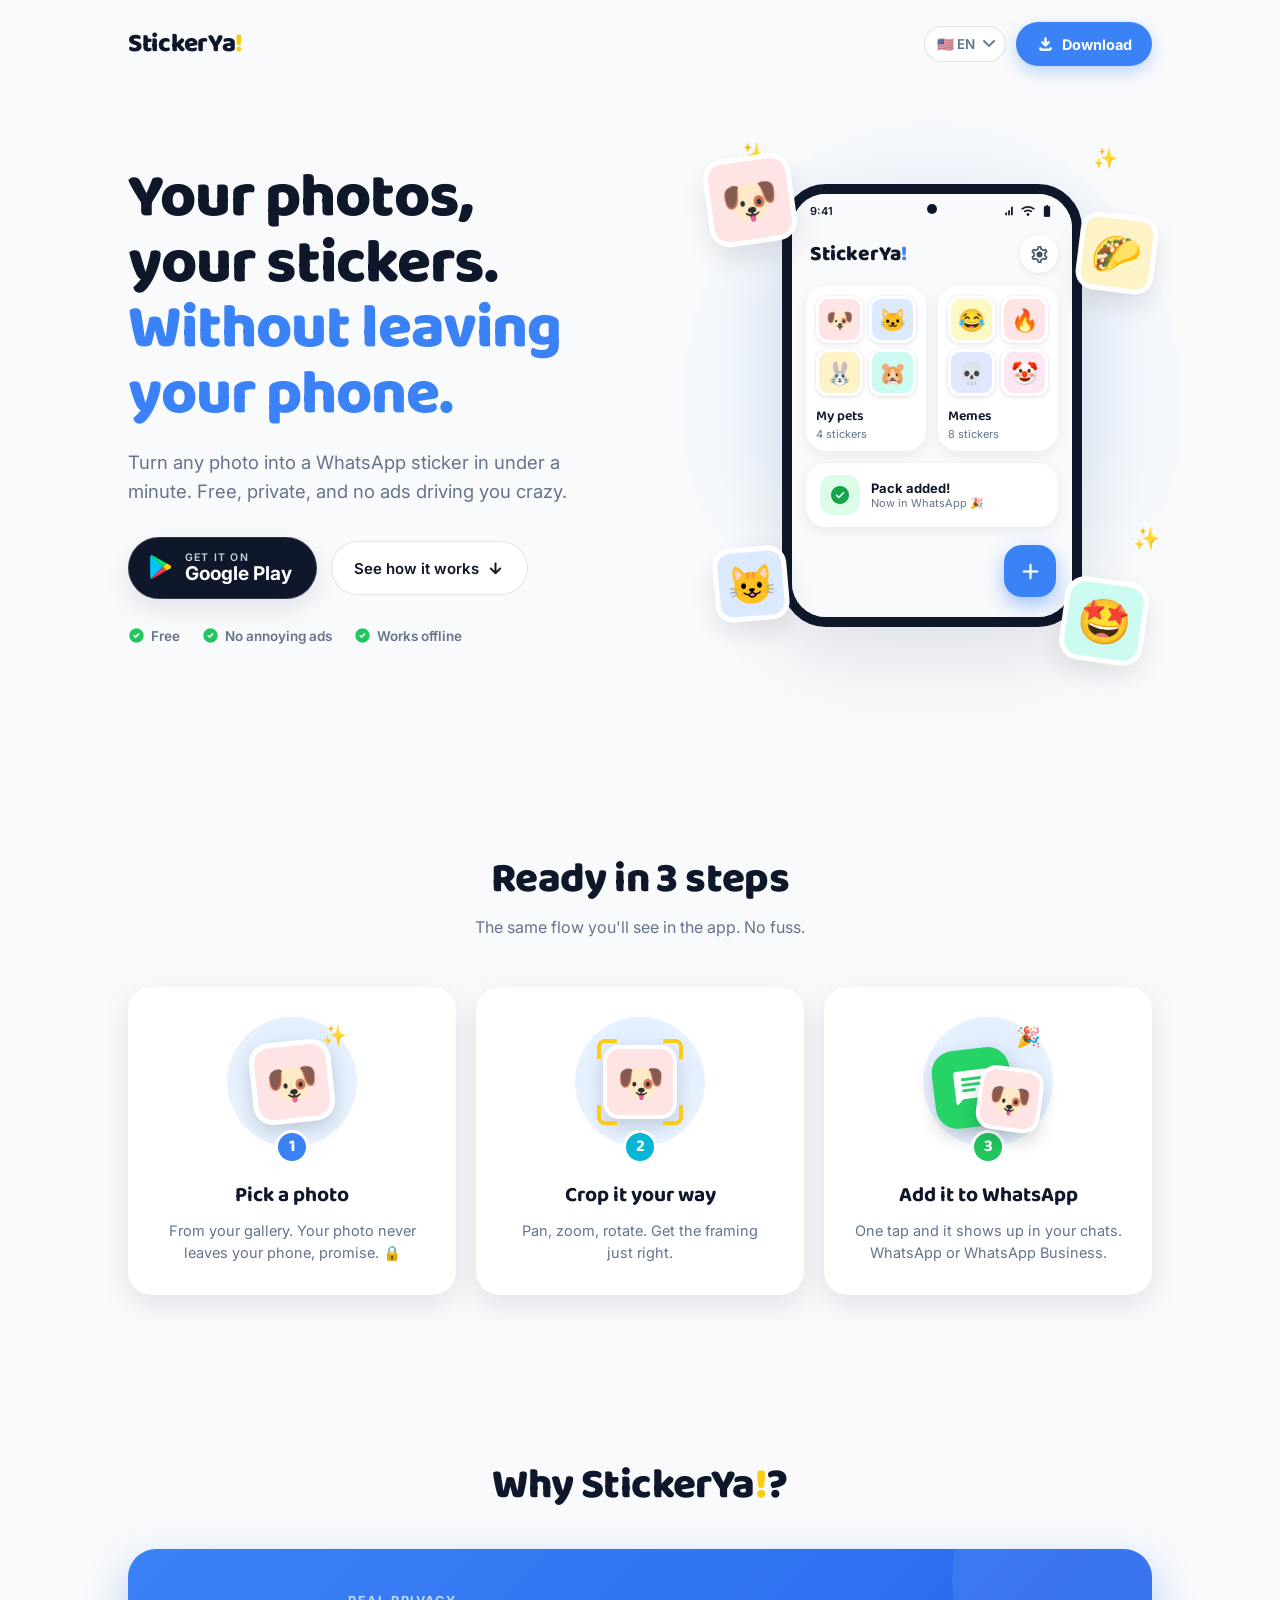
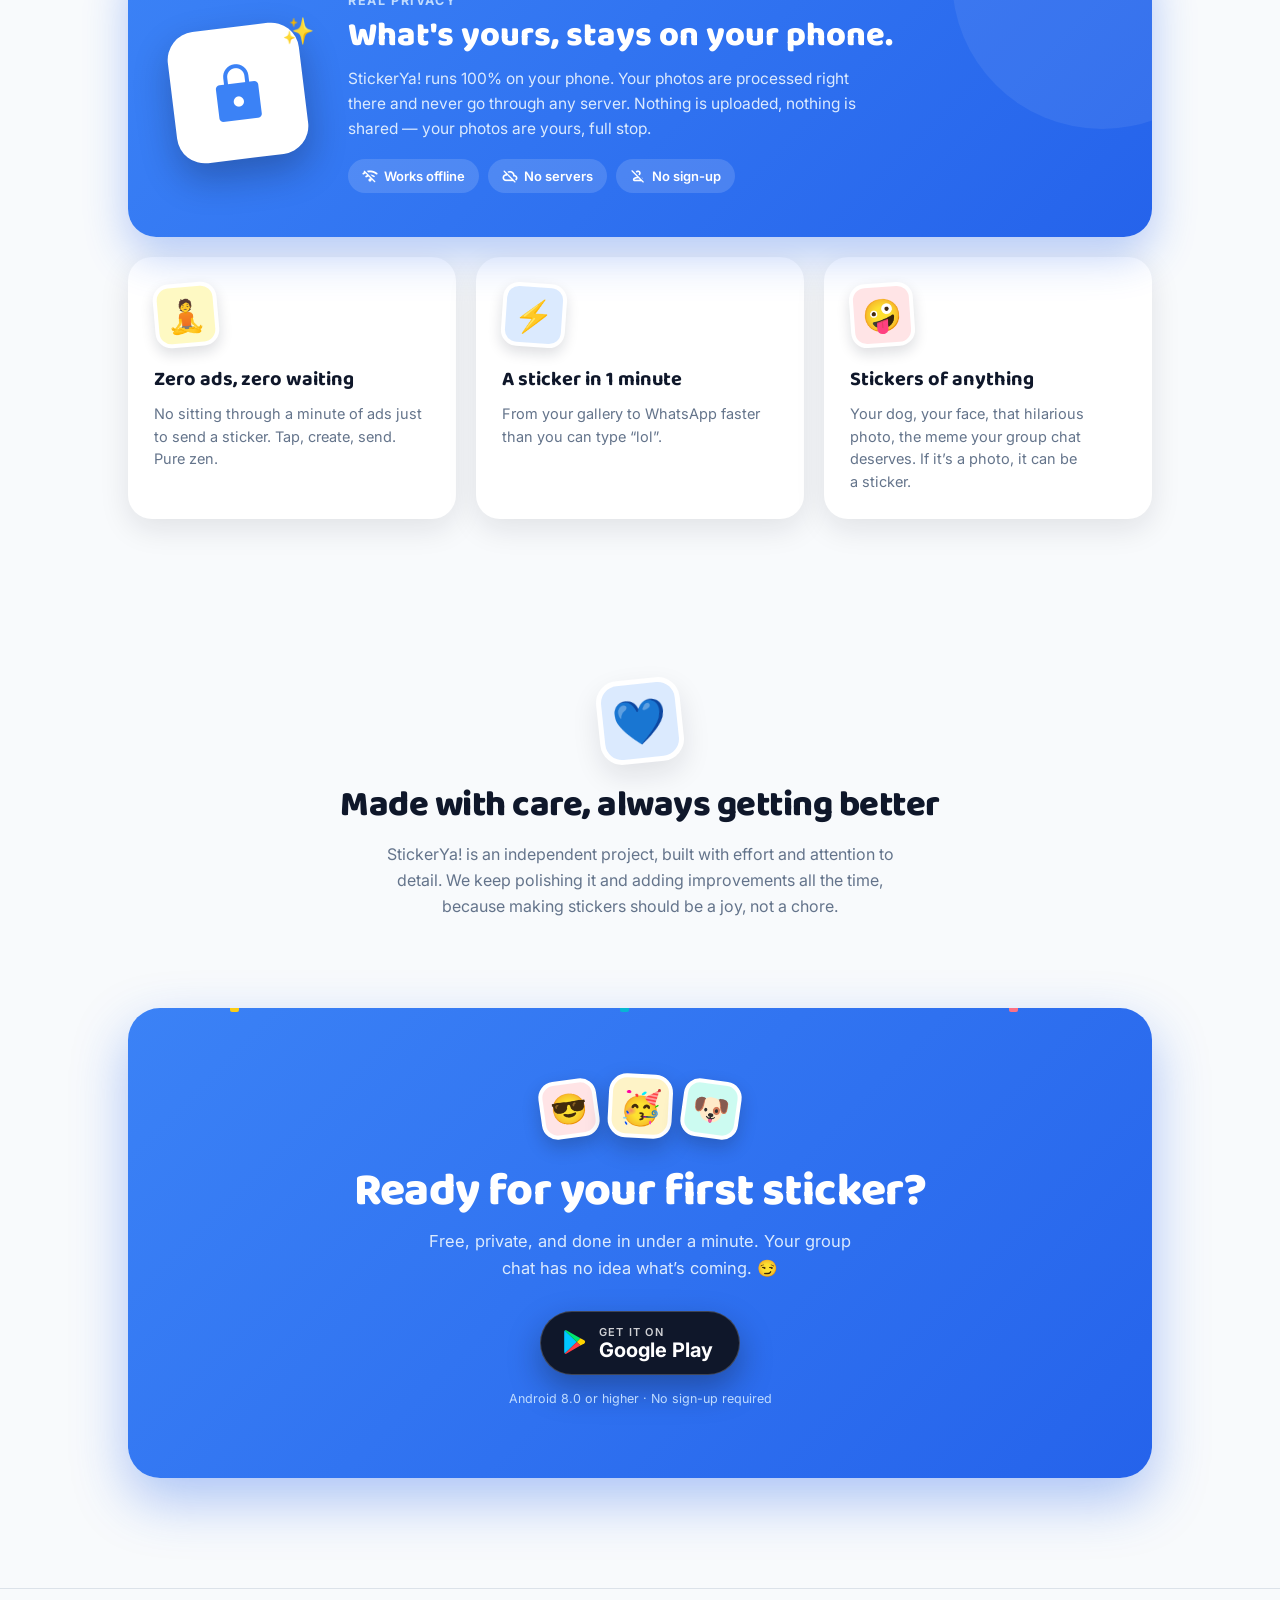
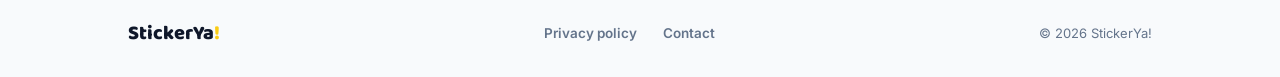
<file: index.html>
<!DOCTYPE html>
<html lang="es">
<head>
<!-- Google tag (gtag.js) -->
<script async src="https://www.googletagmanager.com/gtag/js?id=G-CGMSL0RC98"></script>
<script>
  window.dataLayer = window.dataLayer || [];
  function gtag(){dataLayer.push(arguments);}
  gtag('js', new Date());
  gtag('config', 'G-CGMSL0RC98');
</script>
<meta charset="utf-8">
<meta name="viewport" content="width=device-width, initial-scale=1">
<title data-i18n-attr="textContent:meta.title.index">StickerYa! — Convertí tus fotos en stickers de WhatsApp</title>
<meta name="description" data-i18n-attr="content:meta.desc.index" content="Convertí cualquier foto en un sticker de WhatsApp en menos de un minuto. Gratis, privado y sin anuncios molestos: tus fotos nunca salen de tu teléfono.">
<link rel="canonical" href="https://stickerya.app/">
<meta name="theme-color" content="#3B82F6">
<meta name="theme-color" content="#0F172A" media="(prefers-color-scheme: dark)">

<!-- Open Graph / redes sociales -->
<meta property="og:type" content="website">
<meta property="og:site_name" content="StickerYa!">
<meta property="og:locale" content="es_LA">
<meta property="og:title" data-i18n-attr="content:meta.og.title.index" content="StickerYa! — Tus fotos, tus stickers. Sin que salgan de tu teléfono.">
<meta property="og:description" data-i18n-attr="content:meta.og.desc.index" content="Convertí cualquier foto en un sticker de WhatsApp en menos de un minuto. Gratis, privado y sin anuncios molestos.">
<meta property="og:url" content="https://stickerya.app/">
<meta property="og:image" content="https://stickerya.app/og-image.png">
<meta name="twitter:card" content="summary_large_image">
<meta name="twitter:title" data-i18n-attr="content:meta.tw.title.index" content="StickerYa! — Tus fotos, tus stickers.">
<meta name="twitter:description" data-i18n-attr="content:meta.tw.desc.index" content="Convertí cualquier foto en un sticker de WhatsApp en menos de un minuto. Gratis, privado y sin anuncios molestos.">
<meta name="twitter:image" content="https://stickerya.app/og-image.png">
<!-- TODO: al publicar, reemplazar https://stickerya.app por el dominio real y subir og-image.png (1200×630). -->

<link rel="icon" href="data:image/svg+xml,%3Csvg xmlns='http://www.w3.org/2000/svg' viewBox='0 0 100 100'%3E%3Crect width='100' height='100' rx='24' fill='%233B82F6'/%3E%3Ctext x='50' y='72' font-size='62' text-anchor='middle' font-family='Arial,sans-serif' font-weight='bold' fill='white'%3ES%3C/text%3E%3Ccircle cx='78' cy='30' r='9' fill='%23FACC15'/%3E%3C/svg%3E">
<link rel="apple-touch-icon" href="icon.png">

<link rel="preconnect" href="https://fonts.googleapis.com">
<link rel="preconnect" href="https://fonts.gstatic.com" crossorigin>
<link href="https://fonts.googleapis.com/css2?family=Baloo+2:wght@500;600;700;800&family=Inter:wght@400;500;600;700&family=Material+Symbols+Rounded:opsz,wght,FILL,GRAD@24,500,0..1,0&display=swap" rel="stylesheet">
<link rel="stylesheet" href="styles.css">
</head>
<body>
<div style="min-height:100vh; background:var(--syBg,#F8FAFC); color:var(--syT,#0F172A); font-family:Inter,sans-serif; overflow-x:clip;">

  <!-- ===== NAV ===== -->
  <header style="max-width:1120px; margin:0 auto; padding:22px clamp(20px,5vw,48px) 0; display:flex; align-items:center; justify-content:space-between; gap:16px;">
    <div style="font-family:'Baloo 2',sans-serif; font-weight:800; font-size:26px; letter-spacing:-.3px; color:var(--syT,#0F172A);">StickerYa<span style="color:var(--syY,#FACC15);">!</span></div>
    <div style="display:flex; align-items:center; gap:10px;">
      <select class="sy-lang-picker" aria-label="Idioma" onchange="sySetLang(this.value)">
        <option value="es">🇦🇷 ES</option>
        <option value="en">🇺🇸 EN</option>
        <option value="pt">🇧🇷 PT</option>
      </select>
      <a href="#descargar" class="btn-primary" style="text-decoration:none; display:flex; align-items:center; gap:7px; height:44px; padding:0 20px; border-radius:22px; background:var(--syP,#3B82F6); color:var(--syOnP,#fff); font-weight:700; font-size:14.5px; box-shadow:0 6px 16px rgba(59,130,246,.30);"><span style="font-family:'Material Symbols Rounded'; font-size:19px;">download</span><span data-i18n="nav.download">Descargar</span></a>
    </div>
  </header>

  <!-- ===== HERO ===== -->
  <section style="max-width:1120px; margin:0 auto; padding:clamp(40px,7vw,84px) clamp(20px,5vw,48px) clamp(56px,8vw,100px); display:flex; flex-wrap:wrap; align-items:center; justify-content:center; gap:clamp(32px,5vw,56px);">
    <div style="flex:1 1 460px; max-width:600px;">
      <h1 data-i18n-html="hero.title" style="font-family:'Baloo 2',sans-serif; font-weight:800; font-size:clamp(38px,5.6vw,62px); line-height:1.06; letter-spacing:-1px; margin:0; color:var(--syT,#0F172A); text-wrap:balance;">Tus fotos, tus stickers. <span style="color:var(--syP,#3B82F6);">Sin que salgan de tu teléfono.</span></h1>
      <p data-i18n="hero.subtitle" style="font-size:clamp(16px,2vw,18.5px); line-height:1.6; color:var(--syT2,#64748B); margin:20px 0 0; max-width:480px; text-wrap:pretty;">Convertí cualquier foto en un sticker de WhatsApp en menos de un minuto. Gratis, privado y sin anuncios que te vuelvan loco.</p>
      <div style="display:flex; flex-wrap:wrap; align-items:center; gap:14px; margin-top:30px;">
        <!-- TODO: cuando la app esté en Google Play, apuntar estos botones a la URL del listing. -->
        <a href="#descargar" class="btn-play" style="text-decoration:none; display:flex; align-items:center; gap:12px; height:62px; padding:0 24px 0 18px; border-radius:31px; background:#0F172A; border:1px solid rgba(255,255,255,.14); color:#fff; box-shadow:0 10px 26px var(--syShadow,rgba(15,23,42,.10));">
          <svg width="26" height="28" viewBox="0 0 24 26" aria-hidden="true"><path d="M3.5 1.3 14.6 12 3.5 22.7 C3.1 22.4 2.9 21.9 2.9 21.4 V2.6 C2.9 2.1 3.1 1.6 3.5 1.3 Z" fill="#00C6FF"></path><path d="M4.4 .9 L18 8.6 14.6 12 3.5 1.3 C3.7 1.1 4 .9 4.4 .9 Z" fill="#00E76F"></path><path d="M14.6 12 18 8.6 21.5 10.5 C22.6 11.1 22.6 12.9 21.5 13.5 L18 15.4 Z" fill="#FFD400"></path><path d="M3.5 22.7 14.6 12 18 15.4 4.4 23.1 C4 23.2 3.7 22.9 3.5 22.7 Z" fill="#FF3A44"></path></svg>
          <span><span data-i18n="hero.gplay.available" style="display:block; font-size:10.5px; font-weight:600; letter-spacing:1.2px; opacity:.8;">DISPONIBLE EN</span><span data-i18n="hero.gplay.label" style="display:block; font-size:19px; font-weight:700; line-height:1.1;">Google Play</span></span>
        </a>
        <a href="#como" class="btn-ghost" style="text-decoration:none; display:flex; align-items:center; gap:7px; height:54px; padding:0 22px; border-radius:27px; border:1.5px solid var(--syLine,rgba(148,163,184,.28)); background:var(--sySurf,#fff); color:var(--syT,#0F172A); font-weight:600; font-size:15px;"><span data-i18n="hero.how">Ver cómo funciona</span><span style="font-family:'Material Symbols Rounded'; font-size:19px;">arrow_downward</span></a>
      </div>
      <div style="display:flex; flex-wrap:wrap; gap:16px 22px; margin-top:26px;">
        <span style="display:flex; align-items:center; gap:6px; font-size:13.5px; font-weight:600; color:var(--syT2,#64748B);"><span style="font-family:'Material Symbols Rounded'; font-size:17px; color:#22C55E; font-variation-settings:'FILL' 1;">check_circle</span><span data-i18n="hero.badge.free">Gratis</span></span>
        <span style="display:flex; align-items:center; gap:6px; font-size:13.5px; font-weight:600; color:var(--syT2,#64748B);"><span style="font-family:'Material Symbols Rounded'; font-size:17px; color:#22C55E; font-variation-settings:'FILL' 1;">check_circle</span><span data-i18n="hero.badge.noads">Sin anuncios molestos</span></span>
        <span style="display:flex; align-items:center; gap:6px; font-size:13.5px; font-weight:600; color:var(--syT2,#64748B);"><span style="font-family:'Material Symbols Rounded'; font-size:17px; color:#22C55E; font-variation-settings:'FILL' 1;">check_circle</span><span data-i18n="hero.badge.offline">Funciona sin internet</span></span>
      </div>
    </div>

    <div style="flex:0 1 440px; min-width:320px; position:relative; display:flex; justify-content:center; padding:34px 0;">
      <div style="position:absolute; inset:-30px; border-radius:50%; background:radial-gradient(circle at 50% 45%, var(--syGlow,#DBEAFE), transparent 68%);"></div>
      <div style="position:relative; width:300px; border-radius:44px; border:10px solid #0F172A; background:#F8FAFC; box-shadow:0 30px 70px var(--syShadow,rgba(15,23,42,.10));">
        <div style="position:absolute; top:10px; left:50%; transform:translateX(-50%); width:10px; height:10px; border-radius:50%; background:#0F172A; z-index:3;"></div>
        <div style="border-radius:34px; overflow:hidden; background:#F8FAFC;">
          <div style="height:34px; display:flex; align-items:center; justify-content:space-between; padding:0 18px; font-size:11px; font-weight:600; color:#0F172A;"><span>9:41</span><span style="display:flex; gap:5px; align-items:center; font-family:'Material Symbols Rounded'; font-size:14px;"><span>signal_cellular_alt</span><span>wifi</span><span>battery_full</span></span></div>
          <div style="height:52px; display:flex; align-items:center; justify-content:space-between; padding:0 14px 0 18px;">
            <div style="font-family:'Baloo 2',sans-serif; font-weight:800; font-size:21px; color:#0F172A;">StickerYa<span style="color:#3B82F6;">!</span></div>
            <div style="width:38px; height:38px; border-radius:50%; background:#fff; box-shadow:0 2px 6px rgba(15,23,42,.08); display:grid; place-items:center;"><span style="font-family:'Material Symbols Rounded'; font-size:21px; color:#475569;">settings</span></div>
          </div>
          <div style="padding:6px 14px 18px; display:grid; grid-template-columns:1fr 1fr; gap:12px;">
            <div style="background:#fff; border-radius:20px; padding:10px; box-shadow:0 4px 14px rgba(15,23,42,.07);">
              <div style="display:grid; grid-template-columns:1fr 1fr; gap:6px;">
                <div style="aspect-ratio:1; border-radius:12px; border:3px solid #fff; box-shadow:0 1px 4px rgba(15,23,42,.14); background:#FFE4E6; display:grid; place-items:center; font-size:22px;">🐶</div>
                <div style="aspect-ratio:1; border-radius:12px; border:3px solid #fff; box-shadow:0 1px 4px rgba(15,23,42,.14); background:#DBEAFE; display:grid; place-items:center; font-size:22px;">🐱</div>
                <div style="aspect-ratio:1; border-radius:12px; border:3px solid #fff; box-shadow:0 1px 4px rgba(15,23,42,.14); background:#FEF3C7; display:grid; place-items:center; font-size:22px;">🐰</div>
                <div style="aspect-ratio:1; border-radius:12px; border:3px solid #fff; box-shadow:0 1px 4px rgba(15,23,42,.14); background:#CCFBF1; display:grid; place-items:center; font-size:22px;">🐹</div>
              </div>
              <div data-i18n="mock.pack1.name" style="font-family:'Baloo 2',sans-serif; font-weight:600; font-size:14px; color:#0F172A; margin-top:9px;">Mis mascotas</div>
              <div data-i18n="mock.pack1.count" style="font-size:11px; color:#64748B;">4 stickers</div>
            </div>
            <div style="background:#fff; border-radius:20px; padding:10px; box-shadow:0 4px 14px rgba(15,23,42,.07);">
              <div style="display:grid; grid-template-columns:1fr 1fr; gap:6px;">
                <div style="aspect-ratio:1; border-radius:12px; border:3px solid #fff; box-shadow:0 1px 4px rgba(15,23,42,.14); background:#FEF9C3; display:grid; place-items:center; font-size:22px;">😂</div>
                <div style="aspect-ratio:1; border-radius:12px; border:3px solid #fff; box-shadow:0 1px 4px rgba(15,23,42,.14); background:#FFE4E6; display:grid; place-items:center; font-size:22px;">🔥</div>
                <div style="aspect-ratio:1; border-radius:12px; border:3px solid #fff; box-shadow:0 1px 4px rgba(15,23,42,.14); background:#E0E7FF; display:grid; place-items:center; font-size:22px;">💀</div>
                <div style="aspect-ratio:1; border-radius:12px; border:3px solid #fff; box-shadow:0 1px 4px rgba(15,23,42,.14); background:#FCE7F3; display:grid; place-items:center; font-size:22px;">🤡</div>
              </div>
              <div data-i18n="mock.pack2.name" style="font-family:'Baloo 2',sans-serif; font-weight:600; font-size:14px; color:#0F172A; margin-top:9px;">Memes</div>
              <div data-i18n="mock.pack2.count" style="font-size:11px; color:#64748B;">8 stickers</div>
            </div>
            <div style="grid-column:1 / -1; background:#fff; border-radius:20px; padding:12px 14px; box-shadow:0 4px 14px rgba(15,23,42,.07); display:flex; align-items:center; gap:11px;">
              <span style="width:40px; height:40px; border-radius:13px; background:#DCFCE7; display:grid; place-items:center;"><span style="font-family:'Material Symbols Rounded'; font-size:22px; color:#16A34A; font-variation-settings:'FILL' 1;">check_circle</span></span>
              <span style="flex:1;"><span data-i18n="mock.added" style="display:block; font-weight:700; font-size:13px; color:#0F172A;">¡Pack agregado!</span><span data-i18n="mock.added.sub" style="display:block; font-size:11px; color:#64748B;">Ya está en WhatsApp 🎉</span></span>
            </div>
          </div>
          <div style="display:flex; justify-content:flex-end; padding:0 16px 20px;">
            <div style="width:52px; height:52px; border-radius:18px; background:#3B82F6; box-shadow:0 8px 20px rgba(59,130,246,.46); display:grid; place-items:center;"><span style="font-family:'Material Symbols Rounded'; font-size:27px; color:#fff;">add</span></div>
          </div>
        </div>
      </div>
      <div style="position:absolute; left:-6px; top:6px; animation:syFloatA 5s ease-in-out infinite; animation-play-state:var(--syPlay,running); z-index:2;"><div style="width:88px; height:88px; border-radius:20px; border:5px solid #fff; transform:rotate(-8deg); box-shadow:0 12px 26px var(--syShadow,rgba(15,23,42,.10)); display:grid; place-items:center; font-size:46px; background-color:#FFE4E6;">🐶</div></div>
      <div style="position:absolute; right:-4px; top:64px; animation:syFloatB 6.5s ease-in-out infinite; animation-play-state:var(--syPlay,running); z-index:2;"><div style="width:78px; height:78px; background:#FEF3C7; border-radius:18px; border:5px solid #fff; transform:rotate(7deg); box-shadow:0 12px 26px var(--syShadow,rgba(15,23,42,.10)); display:grid; place-items:center; font-size:40px;">🌮</div></div>
      <div style="position:absolute; left:2px; bottom:40px; animation:syFloatB 5.6s ease-in-out .4s infinite; animation-play-state:var(--syPlay,running); z-index:2;"><div style="width:74px; height:74px; background:#DBEAFE; border-radius:18px; border:5px solid #fff; transform:rotate(-5deg); box-shadow:0 12px 26px var(--syShadow,rgba(15,23,42,.10)); display:grid; place-items:center; font-size:38px;">😺</div></div>
      <div style="position:absolute; right:6px; bottom:-2px; animation:syFloatA 6s ease-in-out .8s infinite; animation-play-state:var(--syPlay,running); z-index:2;"><div style="width:84px; height:84px; background:#CCFBF1; border-radius:20px; border:5px solid #fff; transform:rotate(8deg); box-shadow:0 12px 26px var(--syShadow,rgba(15,23,42,.10)); display:grid; place-items:center; font-size:44px;">🤩</div></div>
      <span style="position:absolute; left:24px; top:-10px; font-size:26px; animation:syTwinkle 2.6s ease-in-out infinite; animation-play-state:var(--syPlay,running);">✨</span>
      <span style="position:absolute; right:34px; top:-4px; font-size:20px; animation:syTwinkle 3.2s ease-in-out .9s infinite; animation-play-state:var(--syPlay,running);">✨</span>
      <span style="position:absolute; right:-8px; bottom:110px; font-size:22px; animation:syTwinkle 2.9s ease-in-out .5s infinite; animation-play-state:var(--syPlay,running);">✨</span>
    </div>
  </section>

  <!-- ===== CÓMO FUNCIONA ===== -->
  <section id="como" style="max-width:1120px; margin:0 auto; padding:clamp(56px,8vw,96px) clamp(20px,5vw,48px);">
    <div style="text-align:center; max-width:560px; margin:0 auto 46px;">
      <h2 data-i18n="steps.title" style="font-family:'Baloo 2',sans-serif; font-weight:800; font-size:clamp(30px,4vw,42px); letter-spacing:-.6px; line-height:1.1; margin:0; color:var(--syT,#0F172A);">Listo en 3 pasos</h2>
      <p data-i18n="steps.subtitle" style="font-size:16px; line-height:1.6; color:var(--syT2,#64748B); margin:12px 0 0;">El mismo flujo que vas a ver en la app. Sin vueltas.</p>
    </div>
    <div style="display:grid; grid-template-columns:repeat(auto-fit,minmax(250px,1fr)); gap:20px;">
      <div style="background:var(--sySurf,#fff); border-radius:24px; padding:30px 26px; box-shadow:0 10px 30px var(--syShadow,rgba(15,23,42,.10)); text-align:center;">
        <div style="position:relative; width:130px; height:130px; margin:0 auto; border-radius:50%; background:radial-gradient(circle at 50% 42%, var(--syGlow,#DBEAFE), var(--syGlow2,#EFF6FF)); display:grid; place-items:center;">
          <div style="width:82px; height:82px; background:#FFE4E6; border-radius:20px; border:5px solid #fff; transform:rotate(-6deg); box-shadow:0 8px 18px rgba(15,23,42,.16); display:grid; place-items:center; font-size:42px;">🐶</div>
          <span style="position:absolute; top:6px; right:10px; font-size:20px;">✨</span>
        </div>
        <div style="width:34px; height:34px; margin:-17px auto 0; border-radius:50%; background:var(--syP,#3B82F6); color:var(--syOnP,#fff); font-family:'Baloo 2',sans-serif; font-weight:700; font-size:17px; display:grid; place-items:center; border:3px solid var(--sySurf,#fff); position:relative;">1</div>
        <h3 data-i18n="steps.1.title" style="font-family:'Baloo 2',sans-serif; font-weight:700; font-size:21px; margin:14px 0 0; color:var(--syT,#0F172A);">Elegí una foto</h3>
        <p data-i18n="steps.1.body" style="font-size:14.5px; line-height:1.55; color:var(--syT2,#64748B); margin:8px 0 0; text-wrap:pretty;">Desde tu galería. La foto no sale de tu teléfono, prometido. 🔒</p>
      </div>
      <div style="background:var(--sySurf,#fff); border-radius:24px; padding:30px 26px; box-shadow:0 10px 30px var(--syShadow,rgba(15,23,42,.10)); text-align:center;">
        <div style="position:relative; width:130px; height:130px; margin:0 auto; border-radius:50%; background:radial-gradient(circle at 50% 42%, var(--syGlow,#DBEAFE), var(--syGlow2,#EFF6FF)); display:grid; place-items:center;">
          <div style="position:relative; width:86px; height:86px; display:grid; place-items:center;">
            <div style="width:74px; height:74px; background:#FFE4E6; border-radius:16px; border:4px solid #fff; box-shadow:0 8px 18px rgba(15,23,42,.16); display:grid; place-items:center; font-size:38px;">🐶</div>
            <div style="position:absolute; top:0; left:0; width:20px; height:20px; border-top:4px solid var(--syY,#FACC15); border-left:4px solid var(--syY,#FACC15); border-top-left-radius:8px;"></div>
            <div style="position:absolute; top:0; right:0; width:20px; height:20px; border-top:4px solid var(--syY,#FACC15); border-right:4px solid var(--syY,#FACC15); border-top-right-radius:8px;"></div>
            <div style="position:absolute; bottom:0; left:0; width:20px; height:20px; border-bottom:4px solid var(--syY,#FACC15); border-left:4px solid var(--syY,#FACC15); border-bottom-left-radius:8px;"></div>
            <div style="position:absolute; bottom:0; right:0; width:20px; height:20px; border-bottom:4px solid var(--syY,#FACC15); border-right:4px solid var(--syY,#FACC15); border-bottom-right-radius:8px;"></div>
          </div>
        </div>
        <div style="width:34px; height:34px; margin:-17px auto 0; border-radius:50%; background:#06B6D4; color:#fff; font-family:'Baloo 2',sans-serif; font-weight:700; font-size:17px; display:grid; place-items:center; border:3px solid var(--sySurf,#fff); position:relative;">2</div>
        <h3 data-i18n="steps.2.title" style="font-family:'Baloo 2',sans-serif; font-weight:700; font-size:21px; margin:14px 0 0; color:var(--syT,#0F172A);">Recortá a tu gusto</h3>
        <p data-i18n="steps.2.body" style="font-size:14.5px; line-height:1.55; color:var(--syT2,#64748B); margin:8px 0 0; text-wrap:pretty;">Movela, hacé zoom, rotala. El encuadre queda perfecto.</p>
      </div>
      <div style="background:var(--sySurf,#fff); border-radius:24px; padding:30px 26px; box-shadow:0 10px 30px var(--syShadow,rgba(15,23,42,.10)); text-align:center;">
        <div style="position:relative; width:130px; height:130px; margin:0 auto; border-radius:50%; background:radial-gradient(circle at 50% 42%, var(--syGlow,#DBEAFE), var(--syGlow2,#EFF6FF)); display:grid; place-items:center;">
          <div style="position:absolute; width:78px; height:78px; background:#25D366; border-radius:22px; transform:rotate(-7deg) translate(-16px,4px); box-shadow:0 8px 18px rgba(15,23,42,.2); display:grid; place-items:center;"><span style="font-family:'Material Symbols Rounded'; font-size:42px; color:#fff; font-variation-settings:'FILL' 1;">chat</span></div>
          <div style="position:absolute; width:64px; height:64px; background:#FFE4E6; border-radius:16px; border:4px solid #fff; transform:rotate(8deg) translate(24px,14px); box-shadow:0 8px 18px rgba(15,23,42,.18); display:grid; place-items:center; font-size:34px; z-index:2;">🐶</div>
          <span style="position:absolute; top:8px; right:12px; font-size:20px;">🎉</span>
        </div>
        <div style="width:34px; height:34px; margin:-17px auto 0; border-radius:50%; background:#22C55E; color:#fff; font-family:'Baloo 2',sans-serif; font-weight:700; font-size:17px; display:grid; place-items:center; border:3px solid var(--sySurf,#fff); position:relative;">3</div>
        <h3 data-i18n="steps.3.title" style="font-family:'Baloo 2',sans-serif; font-weight:700; font-size:21px; margin:14px 0 0; color:var(--syT,#0F172A);">Sumala a WhatsApp</h3>
        <p data-i18n="steps.3.body" style="font-size:14.5px; line-height:1.55; color:var(--syT2,#64748B); margin:8px 0 0; text-wrap:pretty;">Un toque y aparece en tus chats. WhatsApp o WhatsApp Business.</p>
      </div>
    </div>
  </section>

  <!-- ===== POR QUÉ STICKERYA ===== -->
  <section style="max-width:1120px; margin:0 auto; padding:clamp(40px,6vw,72px) clamp(20px,5vw,48px);">
    <div style="text-align:center; max-width:560px; margin:0 auto 40px;">
      <h2 data-i18n-html="why.title" style="font-family:'Baloo 2',sans-serif; font-weight:800; font-size:clamp(30px,4vw,42px); letter-spacing:-.6px; line-height:1.1; margin:0; color:var(--syT,#0F172A);">¿Por qué StickerYa<span style="color:var(--syY,#FACC15);">!</span>?</h2>
    </div>
    <div style="border-radius:28px; background:linear-gradient(135deg,#3B82F6,#2563EB); padding:clamp(28px,4vw,44px); display:flex; flex-wrap:wrap; align-items:center; gap:clamp(24px,4vw,44px); box-shadow:0 18px 44px rgba(37,99,235,.32); position:relative; overflow:hidden;">
      <div style="position:absolute; width:300px; height:300px; border-radius:50%; background:rgba(255,255,255,.07); top:-120px; right:-100px;"></div>
      <div style="flex:0 0 auto; margin:0 auto; position:relative;">
        <div style="width:132px; height:132px; background:#fff; border-radius:28px; transform:rotate(-7deg); box-shadow:0 16px 36px rgba(15,23,42,.3); display:grid; place-items:center;"><span style="font-family:'Material Symbols Rounded'; font-size:64px; color:#3B82F6; font-variation-settings:'FILL' 1;">lock</span></div>
        <span style="position:absolute; top:-12px; right:-10px; font-size:26px; animation:syTwinkle 2.8s ease-in-out infinite; animation-play-state:var(--syPlay,running);">✨</span>
      </div>
      <div style="flex:1 1 340px; position:relative;">
        <div data-i18n="why.privacy.label" style="font-size:12.5px; font-weight:700; letter-spacing:1.6px; color:#BFDBFE;">PRIVACIDAD REAL</div>
        <h3 data-i18n="why.privacy.title" style="font-family:'Baloo 2',sans-serif; font-weight:800; font-size:clamp(24px,3.2vw,34px); line-height:1.15; margin:8px 0 0; color:#fff; text-wrap:balance;">Lo que es tuyo, se queda en tu teléfono.</h3>
        <p data-i18n="why.privacy.body" style="font-size:15.5px; line-height:1.6; color:#DBEAFE; margin:12px 0 0; max-width:520px; text-wrap:pretty;">StickerYa! funciona 100% en tu teléfono. Tus fotos se procesan ahí mismo y no pasan por ningún servidor. Nada se sube, nada se comparte: tus fotos son tuyas y punto.</p>
        <div style="display:flex; flex-wrap:wrap; gap:9px; margin-top:18px;">
          <span style="display:flex; align-items:center; gap:6px; height:34px; padding:0 14px; border-radius:17px; background:rgba(255,255,255,.14); color:#fff; font-size:13px; font-weight:600;"><span style="font-family:'Material Symbols Rounded'; font-size:16px;">wifi_off</span><span data-i18n="why.chip.offline">Funciona sin internet</span></span>
          <span style="display:flex; align-items:center; gap:6px; height:34px; padding:0 14px; border-radius:17px; background:rgba(255,255,255,.14); color:#fff; font-size:13px; font-weight:600;"><span style="font-family:'Material Symbols Rounded'; font-size:16px;">cloud_off</span><span data-i18n="why.chip.noserver">Sin servidores</span></span>
          <span style="display:flex; align-items:center; gap:6px; height:34px; padding:0 14px; border-radius:17px; background:rgba(255,255,255,.14); color:#fff; font-size:13px; font-weight:600;"><span style="font-family:'Material Symbols Rounded'; font-size:16px;">person_off</span><span data-i18n="why.chip.noreg">Sin registro</span></span>
        </div>
      </div>
    </div>
    <div style="display:grid; grid-template-columns:repeat(auto-fit,minmax(250px,1fr)); gap:20px; margin-top:20px;">
      <div style="background:var(--sySurf,#fff); border-radius:24px; padding:26px; box-shadow:0 10px 30px var(--syShadow,rgba(15,23,42,.10));">
        <div style="width:64px; height:64px; background:#FEF9C3; border-radius:16px; border:4px solid #fff; transform:rotate(-5deg); box-shadow:0 6px 14px rgba(15,23,42,.14); display:grid; place-items:center; font-size:32px;">🧘</div>
        <h3 data-i18n="why.noads.title" style="font-family:'Baloo 2',sans-serif; font-weight:700; font-size:20px; margin:16px 0 0; color:var(--syT,#0F172A);">Cero anuncios, cero espera</h3>
        <p data-i18n="why.noads.body" style="font-size:14.5px; line-height:1.55; color:var(--syT2,#64748B); margin:8px 0 0; text-wrap:pretty;">Nada de mirar un minuto de publicidad para pegar un sticker. Tocás, creás, mandás. Así de zen.</p>
      </div>
      <div style="background:var(--sySurf,#fff); border-radius:24px; padding:26px; box-shadow:0 10px 30px var(--syShadow,rgba(15,23,42,.10));">
        <div style="width:64px; height:64px; background:#DBEAFE; border-radius:16px; border:4px solid #fff; transform:rotate(4deg); box-shadow:0 6px 14px rgba(15,23,42,.14); display:grid; place-items:center; font-size:32px;">⚡</div>
        <h3 data-i18n="why.fast.title" style="font-family:'Baloo 2',sans-serif; font-weight:700; font-size:20px; margin:16px 0 0; color:var(--syT,#0F172A);">Un sticker en 1 minuto</h3>
        <p data-i18n="why.fast.body" style="font-size:14.5px; line-height:1.55; color:var(--syT2,#64748B); margin:8px 0 0; text-wrap:pretty;">De la galería a WhatsApp en menos de lo que tardás en escribir "jajaja".</p>
      </div>
      <div style="background:var(--sySurf,#fff); border-radius:24px; padding:26px; box-shadow:0 10px 30px var(--syShadow,rgba(15,23,42,.10));">
        <div style="width:64px; height:64px; background:#FFE4E6; border-radius:16px; border:4px solid #fff; transform:rotate(-4deg); box-shadow:0 6px 14px rgba(15,23,42,.14); display:grid; place-items:center; font-size:32px;">🤪</div>
        <h3 data-i18n="why.anything.title" style="font-family:'Baloo 2',sans-serif; font-weight:700; font-size:20px; margin:16px 0 0; color:var(--syT,#0F172A);">Stickers de todo</h3>
        <p data-i18n="why.anything.body" style="font-size:14.5px; line-height:1.55; color:var(--syT2,#64748B); margin:8px 0 0; text-wrap:pretty;">Tu perro, tu cara, esa foto del asado, el meme del grupo familiar. Si es foto, puede ser sticker.</p>
      </div>
    </div>
  </section>

  <!-- ===== HECHO CON CARIÑO ===== -->
  <section style="max-width:760px; margin:0 auto; padding:clamp(48px,7vw,88px) clamp(20px,5vw,48px); text-align:center;">
    <div style="width:84px; height:84px; margin:0 auto; border-radius:22px; transform:rotate(-6deg); box-shadow:0 12px 28px var(--syShadow,rgba(15,23,42,.10)); display:grid; place-items:center; font-size:44px; border:5px solid #fff; background-color:#DBEAFE;">💙</div>
    <h2 data-i18n="love.title" style="font-family:'Baloo 2',sans-serif; font-weight:800; font-size:clamp(26px,3.6vw,36px); letter-spacing:-.5px; line-height:1.15; margin:22px 0 0; color:var(--syT,#0F172A); text-wrap:balance;">Hecho con cariño, y mejorando siempre</h2>
    <p data-i18n="love.body" style="font-size:16px; line-height:1.65; color:var(--syT2,#64748B); margin:14px auto 0; max-width:540px; text-wrap:pretty;">StickerYa! es un proyecto independiente, hecho con esfuerzo y cuidado por los detalles. Lo seguimos puliendo y sumando mejoras todo el tiempo, porque hacer stickers tiene que ser un gustito, no un trámite.</p>
  </section>

  <!-- ===== CTA FINAL ===== -->
  <section id="descargar" style="max-width:1120px; margin:0 auto; padding:0 clamp(20px,5vw,48px) clamp(64px,9vw,110px);">
    <div style="position:relative; border-radius:32px; background:linear-gradient(135deg,#3B82F6,#2563EB); padding:clamp(44px,7vw,72px) clamp(24px,5vw,56px); text-align:center; overflow:hidden; box-shadow:0 22px 54px rgba(37,99,235,.36);">
      <div style="position:absolute; inset:0; pointer-events:none;">
        <span style="position:absolute; left:10%; top:-10px; width:9px; height:14px; background:#FACC15; border-radius:2px; animation:syFall 3s ease-in infinite; animation-play-state:var(--syPlay,running);"></span>
        <span style="position:absolute; left:26%; top:-10px; width:9px; height:9px; background:#fff; border-radius:50%; animation:syFall 3.6s ease-in .8s infinite; animation-play-state:var(--syPlay,running);"></span>
        <span style="position:absolute; left:48%; top:-10px; width:9px; height:14px; background:#06B6D4; border-radius:2px; animation:syFall 3.2s ease-in .3s infinite; animation-play-state:var(--syPlay,running);"></span>
        <span style="position:absolute; left:68%; top:-10px; width:9px; height:9px; background:#FACC15; border-radius:50%; animation:syFall 3.8s ease-in 1.2s infinite; animation-play-state:var(--syPlay,running);"></span>
        <span style="position:absolute; left:86%; top:-10px; width:9px; height:14px; background:#FB7185; border-radius:2px; animation:syFall 3.4s ease-in .6s infinite; animation-play-state:var(--syPlay,running);"></span>
      </div>
      <div style="display:flex; justify-content:center; gap:10px; margin-bottom:22px;">
        <span style="width:58px; height:58px; background:#FFE4E6; border-radius:16px; border:4px solid #fff; transform:rotate(-8deg); box-shadow:0 8px 18px rgba(15,23,42,.24); display:grid; place-items:center; font-size:30px;">😎</span>
        <span style="width:64px; height:64px; background:#FEF3C7; border-radius:18px; border:4px solid #fff; transform:rotate(3deg) translateY(-6px); box-shadow:0 10px 22px rgba(15,23,42,.26); display:grid; place-items:center; font-size:34px;">🥳</span>
        <span style="width:58px; height:58px; background:#CCFBF1; border-radius:16px; border:4px solid #fff; transform:rotate(8deg); box-shadow:0 8px 18px rgba(15,23,42,.24); display:grid; place-items:center; font-size:30px;">🐶</span>
      </div>
      <h2 data-i18n="cta.title" style="font-family:'Baloo 2',sans-serif; font-weight:800; font-size:clamp(30px,4.4vw,46px); letter-spacing:-.6px; line-height:1.1; margin:0; color:#fff; text-wrap:balance;">¿Listo para tu primer sticker?</h2>
      <p data-i18n="cta.subtitle" style="font-size:16.5px; line-height:1.6; color:#DBEAFE; margin:12px auto 0; max-width:440px;">Gratis, privado y en menos de un minuto. Tu grupo de amigos no sabe lo que se viene. 😏</p>
      <div style="display:flex; justify-content:center; margin-top:30px;">
        <a href="#descargar" class="btn-play" style="text-decoration:none; display:flex; align-items:center; gap:12px; height:64px; padding:0 26px 0 20px; border-radius:32px; background:#0F172A; border:1px solid rgba(255,255,255,.2); color:#fff; box-shadow:0 14px 32px rgba(15,23,42,.36);">
          <svg width="26" height="28" viewBox="0 0 24 26" aria-hidden="true"><path d="M3.5 1.3 14.6 12 3.5 22.7 C3.1 22.4 2.9 21.9 2.9 21.4 V2.6 C2.9 2.1 3.1 1.6 3.5 1.3 Z" fill="#00C6FF"></path><path d="M4.4 .9 L18 8.6 14.6 12 3.5 1.3 C3.7 1.1 4 .9 4.4 .9 Z" fill="#00E76F"></path><path d="M14.6 12 18 8.6 21.5 10.5 C22.6 11.1 22.6 12.9 21.5 13.5 L18 15.4 Z" fill="#FFD400"></path><path d="M3.5 22.7 14.6 12 18 15.4 4.4 23.1 C4 23.2 3.7 22.9 3.5 22.7 Z" fill="#FF3A44"></path></svg>
          <span style="text-align:left;"><span data-i18n="cta.gplay.available" style="display:block; font-size:11px; font-weight:600; letter-spacing:1.2px; opacity:.8;">DISPONIBLE EN</span><span data-i18n="cta.gplay.label" style="display:block; font-size:20px; font-weight:700; line-height:1.1;">Google Play</span></span>
        </a>
      </div>
      <div data-i18n="cta.footnote" style="font-size:12.5px; color:#BFDBFE; margin-top:16px;">Android 8.0 o superior · Sin registro</div>
    </div>
  </section>

  <!-- ===== FOOTER ===== -->
  <footer style="border-top:1px solid var(--syLine,rgba(148,163,184,.28));">
    <div style="max-width:1120px; margin:0 auto; padding:28px clamp(20px,5vw,48px); display:flex; flex-wrap:wrap; align-items:center; justify-content:space-between; gap:14px 24px;">
      <div style="font-family:'Baloo 2',sans-serif; font-weight:800; font-size:20px; color:var(--syT,#0F172A);">StickerYa<span style="color:var(--syY,#FACC15);">!</span></div>
      <div style="display:flex; flex-wrap:wrap; gap:8px 26px;">
        <a href="privacidad.html" class="flink" style="text-decoration:none; font-size:13.5px; font-weight:600; color:var(--syT2,#64748B);"><span data-i18n="footer.privacy">Política de privacidad</span></a>
        <a href="contacto.html" class="flink" style="text-decoration:none; font-size:13.5px; font-weight:600; color:var(--syT2,#64748B);"><span data-i18n="footer.contact">Contacto</span></a>
      </div>
      <div data-i18n="footer.copy" style="font-size:13px; color:var(--syT2,#64748B);">© 2026 StickerYa!</div>
    </div>
  </footer>
</div>
<script src="i18n/es.js"></script>
<script src="i18n/en.js"></script>
<script src="i18n/pt.js"></script>
<script src="i18n.js"></script>
</body>
</html>
</file>
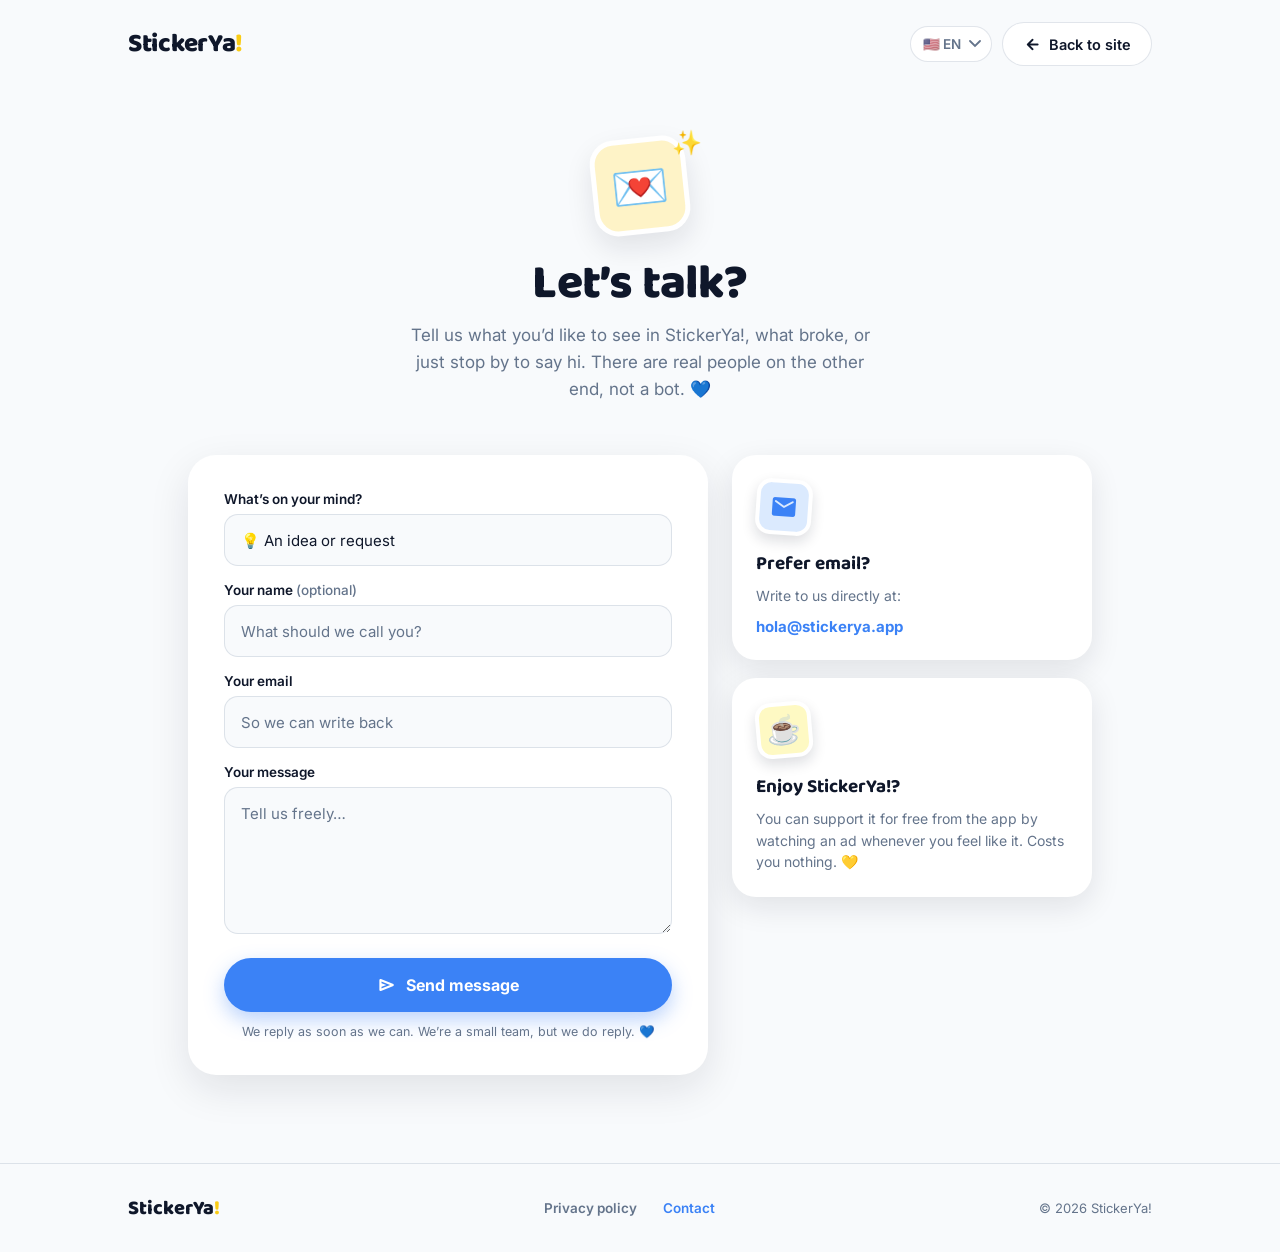
<file: contacto.html>
<!DOCTYPE html>
<html lang="es">
<head>
<!-- Google tag (gtag.js) -->
<script async src="https://www.googletagmanager.com/gtag/js?id=G-CGMSL0RC98"></script>
<script>
  window.dataLayer = window.dataLayer || [];
  function gtag(){dataLayer.push(arguments);}
  gtag('js', new Date());
  gtag('config', 'G-CGMSL0RC98');
</script>
<meta charset="utf-8">
<meta name="viewport" content="width=device-width, initial-scale=1">
<title data-i18n-attr="textContent:meta.title.contact">Contacto — StickerYa!</title>
<meta name="description" data-i18n-attr="content:meta.desc.contact" content="¿Ideas, algo que se rompió, o solo saludar? Escribinos. Del otro lado hay personas, no un bot.">
<link rel="canonical" href="https://stickerya.app/contacto.html">
<meta name="theme-color" content="#3B82F6">
<meta name="theme-color" content="#0F172A" media="(prefers-color-scheme: dark)">
<meta property="og:type" content="website">
<meta property="og:site_name" content="StickerYa!">
<meta property="og:locale" content="es_LA">
<meta property="og:title" data-i18n-attr="content:meta.og.title.contact" content="Contacto — StickerYa!">
<meta property="og:description" data-i18n-attr="content:meta.og.desc.contact" content="¿Ideas, algo que se rompió, o solo saludar? Escribinos.">
<meta property="og:url" content="https://stickerya.app/contacto.html">
<meta property="og:image" content="https://stickerya.app/og-image.png">
<link rel="icon" href="data:image/svg+xml,%3Csvg xmlns='http://www.w3.org/2000/svg' viewBox='0 0 100 100'%3E%3Crect width='100' height='100' rx='24' fill='%233B82F6'/%3E%3Ctext x='50' y='72' font-size='62' text-anchor='middle' font-family='Arial,sans-serif' font-weight='bold' fill='white'%3ES%3C/text%3E%3Ccircle cx='78' cy='30' r='9' fill='%23FACC15'/%3E%3C/svg%3E">
<link rel="apple-touch-icon" href="icon.png">
<link rel="preconnect" href="https://fonts.googleapis.com">
<link rel="preconnect" href="https://fonts.gstatic.com" crossorigin>
<link href="https://fonts.googleapis.com/css2?family=Baloo+2:wght@500;600;700;800&family=Inter:wght@400;500;600;700&family=Material+Symbols+Rounded:opsz,wght,FILL,GRAD@24,500,0..1,0&display=swap" rel="stylesheet">
<link rel="stylesheet" href="styles.css">
</head>
<body>
<div style="min-height:100vh; background:var(--syBg,#F8FAFC); color:var(--syT,#0F172A); font-family:Inter,sans-serif; overflow-x:clip;">

  <!-- ===== NAV ===== -->
  <header style="max-width:1120px; margin:0 auto; padding:22px clamp(20px,5vw,48px) 0; display:flex; align-items:center; justify-content:space-between; gap:16px;">
    <a href="index.html" style="text-decoration:none; font-family:'Baloo 2',sans-serif; font-weight:800; font-size:26px; letter-spacing:-.3px; color:var(--syT,#0F172A);">StickerYa<span style="color:var(--syY,#FACC15);">!</span></a>
    <div style="display:flex; align-items:center; gap:10px;">
      <select class="sy-lang-picker" aria-label="Idioma" onchange="sySetLang(this.value)">
        <option value="es">🇦🇷 ES</option>
        <option value="en">🇺🇸 EN</option>
        <option value="pt">🇧🇷 PT</option>
      </select>
      <a href="index.html" class="btn-ghost" style="text-decoration:none; display:flex; align-items:center; gap:7px; height:44px; padding:0 20px; border-radius:22px; border:1.5px solid var(--syLine,rgba(148,163,184,.28)); background:var(--sySurf,#fff); color:var(--syT,#0F172A); font-weight:600; font-size:14.5px;"><span style="font-family:'Material Symbols Rounded'; font-size:19px;">arrow_back</span><span data-i18n="nav.back">Volver al sitio</span></a>
    </div>
  </header>

  <!-- ===== HEADER DE LA PÁGINA ===== -->
  <section style="max-width:760px; margin:0 auto; padding:clamp(44px,7vw,72px) clamp(20px,5vw,48px) 0; text-align:center;">
    <div style="position:relative; width:96px; height:96px; margin:0 auto;">
      <div style="width:96px; height:96px; background:#FEF3C7; border-radius:24px; border:5px solid #fff; transform:rotate(-6deg); box-shadow:0 12px 28px var(--syShadow,rgba(15,23,42,.10)); display:grid; place-items:center; font-size:46px;">💌</div>
      <span style="position:absolute; top:-10px; right:-14px; font-size:24px; animation:syTwinkle 2.8s ease-in-out infinite; animation-play-state:var(--syPlay,running);">✨</span>
    </div>
    <h1 data-i18n="contact.h1" style="font-family:'Baloo 2',sans-serif; font-weight:800; font-size:clamp(32px,4.6vw,48px); letter-spacing:-.8px; line-height:1.08; margin:24px 0 0; color:var(--syT,#0F172A); text-wrap:balance;">¿Hablamos?</h1>
    <p data-i18n="contact.subtitle" style="font-size:clamp(15px,2vw,17px); line-height:1.6; color:var(--syT2,#64748B); margin:12px auto 0; max-width:460px; text-wrap:pretty;">Contanos qué te gustaría ver en StickerYa!, qué se rompió, o pasá solo a saludar. Del otro lado hay personas, no un bot. 💙</p>
  </section>

  <!-- ===== CONTENIDO ===== -->
  <section style="max-width:1000px; margin:0 auto; padding:clamp(32px,5vw,52px) clamp(20px,5vw,48px) clamp(56px,8vw,88px); display:flex; flex-wrap:wrap; align-items:flex-start; justify-content:center; gap:24px;">

    <!-- Card del formulario -->
    <div style="flex:1 1 420px; max-width:600px; background:var(--sySurf,#fff); border-radius:28px; padding:clamp(24px,4vw,36px); box-shadow:0 14px 40px var(--syShadow,rgba(15,23,42,.10));">
      <!-- El form usa mailto: funciona sin backend (abre tu app de correo).
           TODO: para envío inline, cambiar action por un endpoint de Formspree/Web3Forms. -->
      <form action="mailto:hola@stickerya.app" method="post" enctype="text/plain">
        <div data-i18n="contact.form.topic.label" style="font-size:13.5px; font-weight:600; color:var(--syT,#0F172A); margin-bottom:7px;">¿Qué nos querés contar?</div>
        <select name="tema" class="field" style="height:52px; -webkit-appearance:none; appearance:none;">
          <option data-i18n="contact.form.topic.idea">💡 Una idea o pedido</option>
          <option data-i18n="contact.form.topic.bug">🐛 Algo se rompió</option>
          <option data-i18n="contact.form.topic.hi">👋 Solo saludar</option>
          <option data-i18n="contact.form.topic.other">💬 Otra cosa</option>
        </select>

        <div style="margin-top:16px;">
          <div style="font-size:13.5px; font-weight:600; color:var(--syT,#0F172A); margin-bottom:7px;"><span data-i18n="contact.form.name.label">Tu nombre</span> <span data-i18n="contact.form.name.optional" style="color:var(--syT2,#64748B); font-weight:500;">(opcional)</span></div>
          <input class="field" type="text" name="nombre" data-i18n-attr="placeholder:contact.form.name.ph" placeholder="¿Cómo te llamamos?">
        </div>

        <div style="margin-top:16px;">
          <div data-i18n="contact.form.email.label" style="font-size:13.5px; font-weight:600; color:var(--syT,#0F172A); margin-bottom:7px;">Tu email</div>
          <input class="field" type="email" name="email" required data-i18n-attr="placeholder:contact.form.email.ph" placeholder="Para poder responderte">
        </div>

        <div style="margin-top:16px;">
          <div data-i18n="contact.form.msg.label" style="font-size:13.5px; font-weight:600; color:var(--syT,#0F172A); margin-bottom:7px;">Tu mensaje</div>
          <textarea class="field" name="mensaje" required rows="5" data-i18n-attr="placeholder:contact.form.msg.ph" placeholder="Contanos con confianza…"></textarea>
        </div>

        <button type="submit" class="btn-primary" style="margin-top:20px; width:100%; height:54px; border:none; cursor:pointer; border-radius:27px; background:var(--syP,#3B82F6); box-shadow:0 8px 20px rgba(59,130,246,.35); display:flex; align-items:center; justify-content:center; gap:9px; color:var(--syOnP,#fff); font-family:Inter,sans-serif; font-weight:700; font-size:16px;"><span style="font-family:'Material Symbols Rounded'; font-size:20px;">send</span><span data-i18n="contact.form.submit">Enviar mensaje</span></button>
        <div data-i18n="contact.form.footer" style="font-size:12.5px; color:var(--syT2,#64748B); text-align:center; margin-top:12px;">Respondemos apenas podemos. Somos poquitos, pero respondemos. 💙</div>
      </form>
    </div>

    <!-- Columna lateral -->
    <div style="flex:1 1 280px; max-width:360px; display:flex; flex-direction:column; gap:18px;">
      <div style="background:var(--sySurf,#fff); border-radius:24px; padding:24px; box-shadow:0 10px 30px var(--syShadow,rgba(15,23,42,.10));">
        <div style="width:56px; height:56px; background:#DBEAFE; border-radius:15px; border:4px solid #fff; transform:rotate(4deg); box-shadow:0 6px 14px rgba(15,23,42,.14); display:grid; place-items:center;"><span style="font-family:'Material Symbols Rounded'; font-size:28px; color:#3B82F6; font-variation-settings:'FILL' 1;">mail</span></div>
        <h2 data-i18n="contact.email.title" style="font-family:'Baloo 2',sans-serif; font-weight:700; font-size:19px; margin:14px 0 0; color:var(--syT,#0F172A);">¿Preferís tu correo?</h2>
        <p data-i18n="contact.email.body" style="font-size:14px; line-height:1.55; color:var(--syT2,#64748B); margin:6px 0 0;">Escribinos directo a:</p>
        <a href="mailto:hola@stickerya.app" class="flink" style="text-decoration:none; display:inline-flex; align-items:center; gap:7px; margin-top:10px; font-size:15px; font-weight:700; color:var(--syP,#3B82F6);">hola@stickerya.app</a>
      </div>
      <div style="background:var(--sySurf,#fff); border-radius:24px; padding:24px; box-shadow:0 10px 30px var(--syShadow,rgba(15,23,42,.10));">
        <div style="width:56px; height:56px; background:#FEF9C3; border-radius:15px; border:4px solid #fff; transform:rotate(-5deg); box-shadow:0 6px 14px rgba(15,23,42,.14); display:grid; place-items:center; font-size:28px;">☕</div>
        <h2 data-i18n="contact.support.title" style="font-family:'Baloo 2',sans-serif; font-weight:700; font-size:19px; margin:14px 0 0; color:var(--syT,#0F172A);">¿Te gusta StickerYa!?</h2>
        <p data-i18n="contact.support.body" style="font-size:14px; line-height:1.55; color:var(--syT2,#64748B); margin:6px 0 0; text-wrap:pretty;">Podés apoyarla gratis desde la app, mirando un anuncio cuando quieras. Sin gastar un peso. 💛</p>
      </div>
    </div>
  </section>

  <!-- ===== FOOTER ===== -->
  <footer style="border-top:1px solid var(--syLine,rgba(148,163,184,.28));">
    <div style="max-width:1120px; margin:0 auto; padding:28px clamp(20px,5vw,48px); display:flex; flex-wrap:wrap; align-items:center; justify-content:space-between; gap:14px 24px;">
      <a href="index.html" style="text-decoration:none; font-family:'Baloo 2',sans-serif; font-weight:800; font-size:20px; color:var(--syT,#0F172A);">StickerYa<span style="color:var(--syY,#FACC15);">!</span></a>
      <div style="display:flex; flex-wrap:wrap; gap:8px 26px;">
        <a href="privacidad.html" class="flink" style="text-decoration:none; font-size:13.5px; font-weight:600; color:var(--syT2,#64748B);"><span data-i18n="footer.privacy">Política de privacidad</span></a>
        <span data-i18n="footer.contact" style="font-size:13.5px; font-weight:600; color:var(--syP,#3B82F6);">Contacto</span>
      </div>
      <div data-i18n="footer.copy" style="font-size:13px; color:var(--syT2,#64748B);">© 2026 StickerYa!</div>
    </div>
  </footer>
</div>
<script src="i18n/es.js"></script>
<script src="i18n/en.js"></script>
<script src="i18n/pt.js"></script>
<script src="i18n.js"></script>
</body>
</html>
</file>
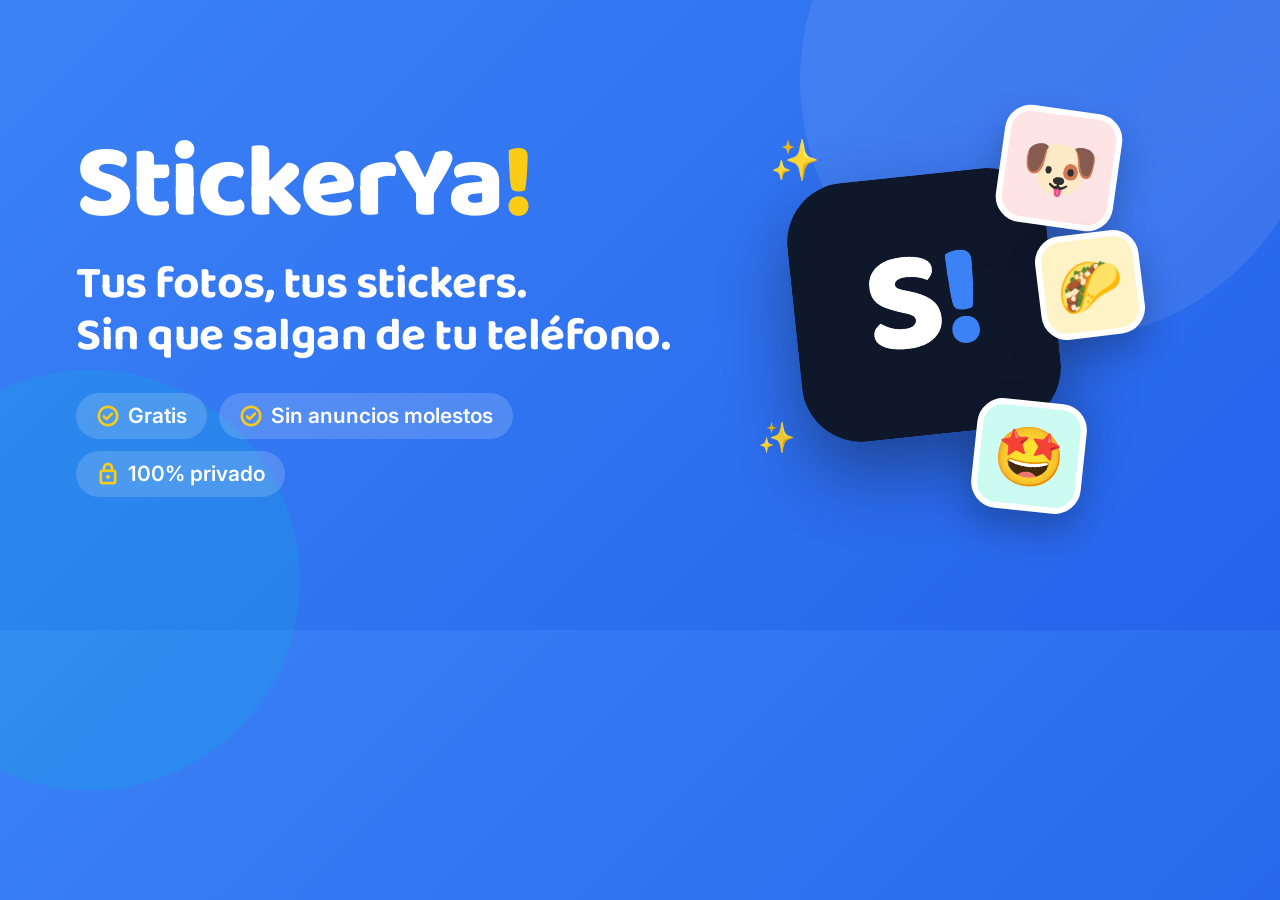
<file: og-image.html>
<!DOCTYPE html>
<!-- Fuente de la og-image (1200×630). Render: Chrome headless --window-size=1200,630 --screenshot=og-image.png -->
<html lang="es">
<head>
<meta charset="utf-8">
<link rel="preconnect" href="https://fonts.googleapis.com">
<link rel="preconnect" href="https://fonts.gstatic.com" crossorigin>
<link href="https://fonts.googleapis.com/css2?family=Baloo+2:wght@600;700;800&family=Inter:wght@500;600;700&family=Material+Symbols+Rounded:opsz,wght,FILL,GRAD@24,600,1,0&display=swap" rel="stylesheet">
<style>
  * { box-sizing: border-box; margin: 0; }
  body {
    width: 1200px; height: 630px; overflow: hidden; position: relative;
    background: linear-gradient(135deg, #3B82F6, #2563EB);
    font-family: Inter, sans-serif; -webkit-font-smoothing: antialiased;
  }
  .glow-a { position: absolute; width: 520px; height: 520px; border-radius: 50%; background: rgba(255,255,255,.08); top: -180px; right: -120px; }
  .glow-b { position: absolute; width: 420px; height: 420px; border-radius: 50%; background: rgba(6,182,212,.22); bottom: -160px; left: -120px; }
  .wrap { position: relative; height: 100%; display: flex; align-items: center; padding: 0 76px; gap: 40px; }
  .left { flex: 1 1 auto; }
  .wordmark { font-family: 'Baloo 2', sans-serif; font-weight: 800; font-size: 104px; line-height: 1; letter-spacing: -2px; color: #fff; }
  .wordmark .bang { color: #FACC15; }
  .tagline { font-family: 'Baloo 2', sans-serif; font-weight: 700; font-size: 46px; line-height: 1.12; color: #fff; margin-top: 22px; letter-spacing: -.5px; max-width: 620px; }
  .badges { display: flex; flex-wrap: wrap; gap: 12px; margin-top: 30px; }
  .badge { display: flex; align-items: center; gap: 8px; height: 46px; padding: 0 20px; border-radius: 23px; background: rgba(255,255,255,.16); color: #fff; font-size: 21px; font-weight: 600; }
  .badge .ms { font-family: 'Material Symbols Rounded'; font-size: 24px; color: #FACC15; }
  .right { flex: 0 0 auto; position: relative; width: 360px; height: 400px; }
  .icon { position: absolute; top: 60px; left: 30px; width: 260px; height: 260px; border-radius: 60px; transform: rotate(-6deg); box-shadow: 0 32px 70px rgba(15,23,42,.45); }
  .tile { position: absolute; border: 6px solid #fff; border-radius: 26px; display: grid; place-items: center; box-shadow: 0 18px 34px rgba(15,23,42,.30); }
  .t1 { width: 118px; height: 118px; background: #FFE4E6; font-size: 62px; top: -6px; right: 6px; transform: rotate(8deg); }
  .t2 { width: 104px; height: 104px; background: #FEF3C7; font-size: 54px; top: 118px; right: -18px; transform: rotate(-7deg); }
  .t3 { width: 110px; height: 110px; background: #CCFBF1; font-size: 58px; bottom: 4px; right: 40px; transform: rotate(6deg); }
  .spark { position: absolute; font-size: 40px; }
  .s1 { top: 20px; left: 6px; }
  .s2 { bottom: 60px; left: -6px; font-size: 30px; }
</style>
</head>
<body>
  <div class="glow-a"></div>
  <div class="glow-b"></div>
  <div class="wrap">
    <div class="left">
      <div class="wordmark">StickerYa<span class="bang">!</span></div>
      <div class="tagline">Tus fotos, tus stickers.<br>Sin que salgan de tu teléfono.</div>
      <div class="badges">
        <span class="badge"><span class="ms">check_circle</span>Gratis</span>
        <span class="badge"><span class="ms">check_circle</span>Sin anuncios molestos</span>
        <span class="badge"><span class="ms">lock</span>100% privado</span>
      </div>
    </div>
    <div class="right">
      <span class="spark s1">✨</span>
      <span class="spark s2">✨</span>
      <img class="icon" src="icon.png" alt="StickerYa!">
      <div class="tile t1">🐶</div>
      <div class="tile t2">🌮</div>
      <div class="tile t3">🤩</div>
    </div>
  </div>
</body>
</html>
</file>
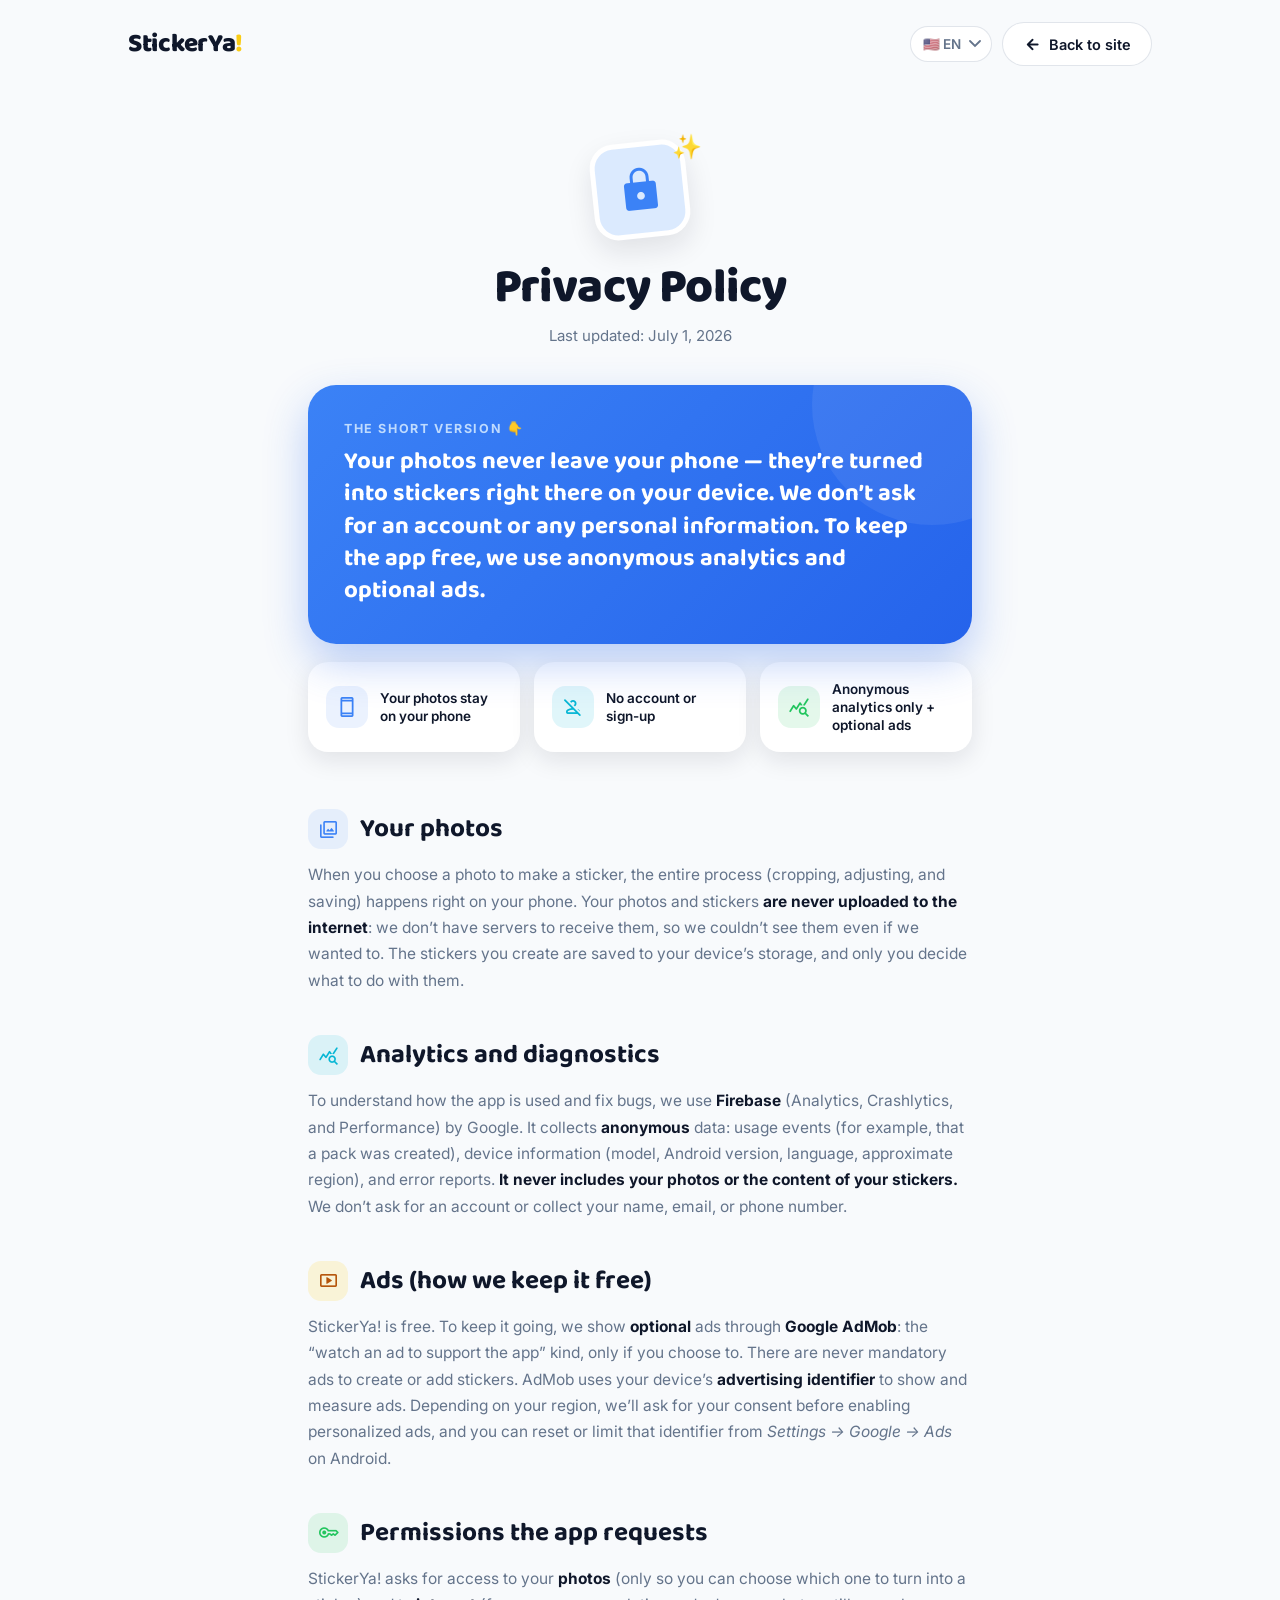
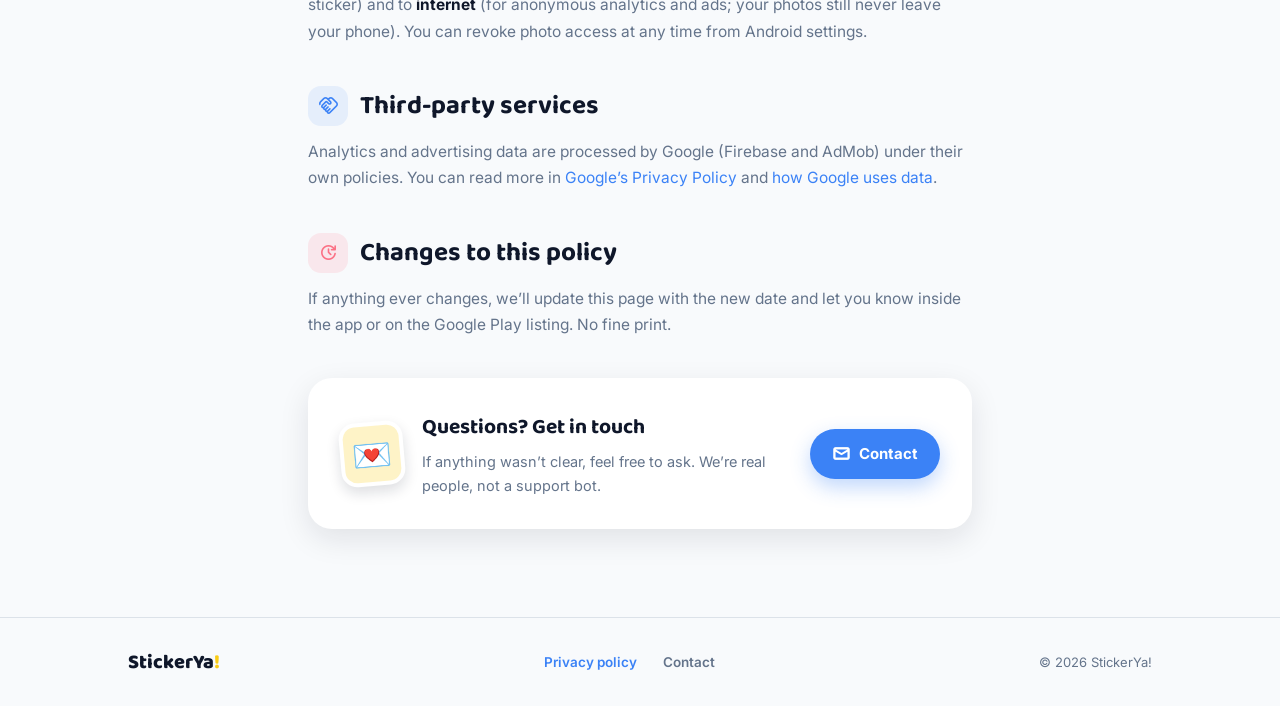
<file: privacidad.html>
<!DOCTYPE html>
<html lang="es">
<head>
<!-- Google tag (gtag.js) -->
<script async src="https://www.googletagmanager.com/gtag/js?id=G-CGMSL0RC98"></script>
<script>
  window.dataLayer = window.dataLayer || [];
  function gtag(){dataLayer.push(arguments);}
  gtag('js', new Date());
  gtag('config', 'G-CGMSL0RC98');
</script>
<meta charset="utf-8">
<meta name="viewport" content="width=device-width, initial-scale=1">
<title data-i18n-attr="textContent:meta.title.privacy">Política de privacidad — StickerYa!</title>
<meta name="description" data-i18n-attr="content:meta.desc.privacy" content="Tus fotos nunca salen de tu teléfono. StickerYa! solo usa analíticas anónimas y anuncios opcionales para mantenerse gratis. Sin cuenta, sin datos personales.">
<link rel="canonical" href="https://stickerya.app/privacidad.html">
<meta name="theme-color" content="#3B82F6">
<meta name="theme-color" content="#0F172A" media="(prefers-color-scheme: dark)">
<meta property="og:type" content="website">
<meta property="og:site_name" content="StickerYa!">
<meta property="og:locale" content="es_LA">
<meta property="og:title" data-i18n-attr="content:meta.og.title.privacy" content="Política de privacidad — StickerYa!">
<meta property="og:description" data-i18n-attr="content:meta.og.desc.privacy" content="Tus fotos nunca salen de tu teléfono. Sin cuenta ni datos personales.">
<meta property="og:url" content="https://stickerya.app/privacidad.html">
<meta property="og:image" content="https://stickerya.app/og-image.png">
<link rel="icon" href="data:image/svg+xml,%3Csvg xmlns='http://www.w3.org/2000/svg' viewBox='0 0 100 100'%3E%3Crect width='100' height='100' rx='24' fill='%233B82F6'/%3E%3Ctext x='50' y='72' font-size='62' text-anchor='middle' font-family='Arial,sans-serif' font-weight='bold' fill='white'%3ES%3C/text%3E%3Ccircle cx='78' cy='30' r='9' fill='%23FACC15'/%3E%3C/svg%3E">
<link rel="apple-touch-icon" href="icon.png">
<link rel="preconnect" href="https://fonts.googleapis.com">
<link rel="preconnect" href="https://fonts.gstatic.com" crossorigin>
<link href="https://fonts.googleapis.com/css2?family=Baloo+2:wght@500;600;700;800&family=Inter:wght@400;500;600;700&family=Material+Symbols+Rounded:opsz,wght,FILL,GRAD@24,500,0..1,0&display=swap" rel="stylesheet">
<link rel="stylesheet" href="styles.css">
</head>
<body>
<div style="min-height:100vh; background:var(--syBg,#F8FAFC); color:var(--syT,#0F172A); font-family:Inter,sans-serif; overflow-x:clip;">

  <!-- ===== NAV ===== -->
  <header style="max-width:1120px; margin:0 auto; padding:22px clamp(20px,5vw,48px) 0; display:flex; align-items:center; justify-content:space-between; gap:16px;">
    <a href="index.html" style="text-decoration:none; font-family:'Baloo 2',sans-serif; font-weight:800; font-size:26px; letter-spacing:-.3px; color:var(--syT,#0F172A);">StickerYa<span style="color:var(--syY,#FACC15);">!</span></a>
    <div style="display:flex; align-items:center; gap:10px;">
      <select class="sy-lang-picker" aria-label="Idioma" onchange="sySetLang(this.value)">
        <option value="es">🇦🇷 ES</option>
        <option value="en">🇺🇸 EN</option>
        <option value="pt">🇧🇷 PT</option>
      </select>
      <a href="index.html" class="btn-ghost" style="text-decoration:none; display:flex; align-items:center; gap:7px; height:44px; padding:0 20px; border-radius:22px; border:1.5px solid var(--syLine,rgba(148,163,184,.28)); background:var(--sySurf,#fff); color:var(--syT,#0F172A); font-weight:600; font-size:14.5px;"><span style="font-family:'Material Symbols Rounded'; font-size:19px;">arrow_back</span><span data-i18n="nav.back">Volver al sitio</span></a>
    </div>
  </header>

  <!-- ===== HEADER DE LA PÁGINA ===== -->
  <section style="max-width:760px; margin:0 auto; padding:clamp(44px,7vw,76px) clamp(20px,5vw,48px) 0; text-align:center;">
    <div style="position:relative; width:96px; height:96px; margin:0 auto;">
      <div style="width:96px; height:96px; background:#DBEAFE; border-radius:24px; border:5px solid #fff; transform:rotate(-6deg); box-shadow:0 12px 28px var(--syShadow,rgba(15,23,42,.10)); display:grid; place-items:center;"><span style="font-family:'Material Symbols Rounded'; font-size:48px; color:#3B82F6; font-variation-settings:'FILL' 1;">lock</span></div>
      <span style="position:absolute; top:-10px; right:-14px; font-size:24px; animation:syTwinkle 2.8s ease-in-out infinite; animation-play-state:var(--syPlay,running);">✨</span>
    </div>
    <h1 data-i18n="privacy.h1" style="font-family:'Baloo 2',sans-serif; font-weight:800; font-size:clamp(32px,4.6vw,48px); letter-spacing:-.8px; line-height:1.08; margin:24px 0 0; color:var(--syT,#0F172A); text-wrap:balance;">Política de privacidad</h1>
    <p data-i18n="privacy.updated" style="font-size:15px; color:var(--syT2,#64748B); margin:12px 0 0;">Última actualización: 1 de julio de 2026</p>
  </section>

  <!-- ===== TL;DR ===== -->
  <section style="max-width:760px; margin:0 auto; padding:clamp(28px,4vw,40px) clamp(20px,5vw,48px) 0;">
    <div style="border-radius:28px; background:linear-gradient(135deg,#3B82F6,#2563EB); padding:clamp(24px,4vw,36px); box-shadow:0 18px 44px rgba(37,99,235,.30); position:relative; overflow:hidden;">
      <div style="position:absolute; width:240px; height:240px; border-radius:50%; background:rgba(255,255,255,.07); top:-100px; right:-80px;"></div>
      <div data-i18n="privacy.tldr.label" style="position:relative; font-size:12.5px; font-weight:700; letter-spacing:1.6px; color:#BFDBFE;">LA VERSIÓN CORTA 👇</div>
      <p data-i18n="privacy.tldr.body" style="position:relative; font-family:'Baloo 2',sans-serif; font-weight:700; font-size:clamp(19px,2.6vw,24px); line-height:1.35; color:#fff; margin:10px 0 0; text-wrap:pretty;">Tus fotos nunca salen de tu teléfono: se convierten en stickers ahí mismo. No pedimos cuenta ni datos personales. Para mantener la app gratis usamos analíticas anónimas y anuncios opcionales.</p>
    </div>
    <div style="display:grid; grid-template-columns:repeat(auto-fit,minmax(200px,1fr)); gap:14px; margin-top:18px;">
      <div style="background:var(--sySurf,#fff); border-radius:20px; padding:18px; box-shadow:0 8px 24px var(--syShadow,rgba(15,23,42,.10)); display:flex; align-items:center; gap:12px;">
        <span style="width:42px; height:42px; border-radius:13px; background:rgba(59,130,246,.10); display:grid; place-items:center; flex:none;"><span style="font-family:'Material Symbols Rounded'; font-size:22px; color:var(--syP,#3B82F6);">smartphone</span></span>
        <span data-i18n="privacy.chip.photos" style="font-size:13.5px; font-weight:600; color:var(--syT,#0F172A); line-height:1.35;">Tus fotos se quedan en tu teléfono</span>
      </div>
      <div style="background:var(--sySurf,#fff); border-radius:20px; padding:18px; box-shadow:0 8px 24px var(--syShadow,rgba(15,23,42,.10)); display:flex; align-items:center; gap:12px;">
        <span style="width:42px; height:42px; border-radius:13px; background:rgba(6,182,212,.12); display:grid; place-items:center; flex:none;"><span style="font-family:'Material Symbols Rounded'; font-size:22px; color:#06B6D4;">person_off</span></span>
        <span data-i18n="privacy.chip.noreg" style="font-size:13.5px; font-weight:600; color:var(--syT,#0F172A); line-height:1.35;">Sin cuenta ni registro</span>
      </div>
      <div style="background:var(--sySurf,#fff); border-radius:20px; padding:18px; box-shadow:0 8px 24px var(--syShadow,rgba(15,23,42,.10)); display:flex; align-items:center; gap:12px;">
        <span style="width:42px; height:42px; border-radius:13px; background:rgba(34,197,94,.12); display:grid; place-items:center; flex:none;"><span style="font-family:'Material Symbols Rounded'; font-size:22px; color:#22C55E;">query_stats</span></span>
        <span data-i18n="privacy.chip.analytics" style="font-size:13.5px; font-weight:600; color:var(--syT,#0F172A); line-height:1.35;">Solo analítica anónima + ads opcionales</span>
      </div>
    </div>
  </section>

  <!-- ===== CONTENIDO ===== -->
  <section style="max-width:760px; margin:0 auto; padding:clamp(36px,5vw,56px) clamp(20px,5vw,48px) clamp(56px,8vw,88px); display:flex; flex-direction:column; gap:clamp(28px,4vw,40px);">

    <div>
      <div style="display:flex; align-items:center; gap:12px;">
        <span style="width:40px; height:40px; border-radius:13px; background:rgba(59,130,246,.10); display:grid; place-items:center; flex:none;"><span style="font-family:'Material Symbols Rounded'; font-size:21px; color:var(--syP,#3B82F6);">photo_library</span></span>
        <h2 data-i18n="privacy.photos.title" style="font-family:'Baloo 2',sans-serif; font-weight:700; font-size:clamp(21px,2.8vw,26px); margin:0; color:var(--syT,#0F172A);">Tus fotos</h2>
      </div>
      <p data-i18n-html="privacy.photos.body" style="font-size:15.5px; line-height:1.7; color:var(--syT2,#64748B); margin:12px 0 0; text-wrap:pretty;">Cuando elegís una foto para hacer un sticker, todo el proceso (recorte, ajuste y guardado) ocurre dentro de tu teléfono. Tus fotos y stickers <b style="color:var(--syT,#0F172A);">nunca se suben a internet</b>: no tenemos servidores propios que las reciban, así que no podríamos verlas aunque quisiéramos. Los stickers que creás se guardan en el almacenamiento de tu dispositivo y solo vos decidís qué hacer con ellos.</p>
    </div>

    <div>
      <div style="display:flex; align-items:center; gap:12px;">
        <span style="width:40px; height:40px; border-radius:13px; background:rgba(6,182,212,.12); display:grid; place-items:center; flex:none;"><span style="font-family:'Material Symbols Rounded'; font-size:21px; color:#06B6D4;">query_stats</span></span>
        <h2 data-i18n="privacy.analytics.title" style="font-family:'Baloo 2',sans-serif; font-weight:700; font-size:clamp(21px,2.8vw,26px); margin:0; color:var(--syT,#0F172A);">Analítica y diagnóstico</h2>
      </div>
      <p data-i18n-html="privacy.analytics.body" style="font-size:15.5px; line-height:1.7; color:var(--syT2,#64748B); margin:12px 0 0; text-wrap:pretty;">Para entender cómo se usa la app y corregir errores, usamos <b style="color:var(--syT,#0F172A);">Firebase</b> (Analytics, Crashlytics y Performance) de Google. Recopila datos <b style="color:var(--syT,#0F172A);">anónimos</b>: eventos de uso (por ejemplo, que se creó un pack), información del dispositivo (modelo, versión de Android, idioma, región aproximada) y reportes de errores. <b style="color:var(--syT,#0F172A);">Nunca incluye tus fotos ni el contenido de tus stickers.</b> No pedimos cuenta ni recopilamos tu nombre, email o teléfono.</p>
    </div>

    <div>
      <div style="display:flex; align-items:center; gap:12px;">
        <span style="width:40px; height:40px; border-radius:13px; background:rgba(250,204,21,.16); display:grid; place-items:center; flex:none;"><span style="font-family:'Material Symbols Rounded'; font-size:21px; color:#B45309;">smart_display</span></span>
        <h2 data-i18n="privacy.ads.title" style="font-family:'Baloo 2',sans-serif; font-weight:700; font-size:clamp(21px,2.8vw,26px); margin:0; color:var(--syT,#0F172A);">Anuncios (así se mantiene gratis)</h2>
      </div>
      <p data-i18n-html="privacy.ads.body" style="font-size:15.5px; line-height:1.7; color:var(--syT2,#64748B); margin:12px 0 0; text-wrap:pretty;">StickerYa! es gratis. Para sostenerla mostramos anuncios <b style="color:var(--syT,#0F172A);">opcionales</b> a través de <b style="color:var(--syT,#0F172A);">Google AdMob</b>: son del tipo "mirá un anuncio para apoyar la app", solo si vos elegís verlos. Nunca hay anuncios obligatorios para crear o agregar stickers. AdMob usa el <b style="color:var(--syT,#0F172A);">identificador de publicidad</b> de tu dispositivo para mostrar y medir anuncios. Según tu región, te pediremos consentimiento antes de habilitar anuncios personalizados, y podés restablecer o limitar ese identificador desde <i>Ajustes → Google → Anuncios</i> de Android.</p>
    </div>

    <div>
      <div style="display:flex; align-items:center; gap:12px;">
        <span style="width:40px; height:40px; border-radius:13px; background:rgba(34,197,94,.12); display:grid; place-items:center; flex:none;"><span style="font-family:'Material Symbols Rounded'; font-size:21px; color:#22C55E;">key</span></span>
        <h2 data-i18n="privacy.perms.title" style="font-family:'Baloo 2',sans-serif; font-weight:700; font-size:clamp(21px,2.8vw,26px); margin:0; color:var(--syT,#0F172A);">Permisos que pide la app</h2>
      </div>
      <p data-i18n-html="privacy.perms.body" style="font-size:15.5px; line-height:1.7; color:var(--syT2,#64748B); margin:12px 0 0; text-wrap:pretty;">StickerYa! pide acceso a tus <b style="color:var(--syT,#0F172A);">fotos</b> (únicamente para que elijas cuál convertir en sticker) y a <b style="color:var(--syT,#0F172A);">internet</b> (para la analítica anónima y los anuncios; tus fotos siguen sin salir del teléfono). Podés revocar el acceso a fotos cuando quieras desde los ajustes de Android.</p>
    </div>

    <div>
      <div style="display:flex; align-items:center; gap:12px;">
        <span style="width:40px; height:40px; border-radius:13px; background:rgba(59,130,246,.10); display:grid; place-items:center; flex:none;"><span style="font-family:'Material Symbols Rounded'; font-size:21px; color:var(--syP,#3B82F6);">handshake</span></span>
        <h2 data-i18n="privacy.third.title" style="font-family:'Baloo 2',sans-serif; font-weight:700; font-size:clamp(21px,2.8vw,26px); margin:0; color:var(--syT,#0F172A);">Servicios de terceros</h2>
      </div>
      <p data-i18n-html="privacy.third.body" style="font-size:15.5px; line-height:1.7; color:var(--syT2,#64748B); margin:12px 0 0; text-wrap:pretty;">Los datos de analítica y publicidad son procesados por Google (Firebase y AdMob) según sus propias políticas. Podés leer más en la <a href="https://policies.google.com/privacy" style="color:var(--syP,#3B82F6); text-decoration:none;" class="flink">Política de Privacidad de Google</a> y en <a href="https://policies.google.com/technologies/partner-sites" style="color:var(--syP,#3B82F6); text-decoration:none;" class="flink">cómo usa Google los datos</a>.</p>
    </div>

    <div>
      <div style="display:flex; align-items:center; gap:12px;">
        <span style="width:40px; height:40px; border-radius:13px; background:rgba(251,113,133,.14); display:grid; place-items:center; flex:none;"><span style="font-family:'Material Symbols Rounded'; font-size:21px; color:#FB7185;">update</span></span>
        <h2 data-i18n="privacy.changes.title" style="font-family:'Baloo 2',sans-serif; font-weight:700; font-size:clamp(21px,2.8vw,26px); margin:0; color:var(--syT,#0F172A);">Cambios a esta política</h2>
      </div>
      <p data-i18n="privacy.changes.body" style="font-size:15.5px; line-height:1.7; color:var(--syT2,#64748B); margin:12px 0 0; text-wrap:pretty;">Si algún día cambia algo, vamos a actualizar esta página con su nueva fecha y avisarte dentro de la app o en la ficha de Google Play. Sin letra chica.</p>
    </div>

    <div style="background:var(--sySurf,#fff); border-radius:24px; padding:clamp(24px,4vw,32px); box-shadow:0 10px 30px var(--syShadow,rgba(15,23,42,.10)); display:flex; flex-wrap:wrap; align-items:center; gap:18px;">
      <div style="width:64px; height:64px; background:#FEF3C7; border-radius:16px; border:4px solid #fff; transform:rotate(-5deg); box-shadow:0 6px 14px rgba(15,23,42,.14); display:grid; place-items:center; font-size:32px; flex:none;">💌</div>
      <div style="flex:1 1 260px;">
        <h2 data-i18n="privacy.contact.title" style="font-family:'Baloo 2',sans-serif; font-weight:700; font-size:21px; margin:0; color:var(--syT,#0F172A);">¿Dudas? Escribinos</h2>
        <p data-i18n="privacy.contact.body" style="font-size:14.5px; line-height:1.6; color:var(--syT2,#64748B); margin:6px 0 0; text-wrap:pretty;">Si algo no quedó claro, preguntanos con confianza. Somos personas, no un bot de soporte.</p>
      </div>
      <a href="contacto.html" class="btn-primary" style="text-decoration:none; display:flex; align-items:center; gap:8px; height:50px; padding:0 22px; border-radius:25px; background:var(--syP,#3B82F6); color:var(--syOnP,#fff); font-weight:700; font-size:15px; box-shadow:0 8px 20px rgba(59,130,246,.32);"><span style="font-family:'Material Symbols Rounded'; font-size:19px;">mail</span><span data-i18n="privacy.contact.btn">Contacto</span></a>
    </div>
  </section>

  <!-- ===== FOOTER ===== -->
  <footer style="border-top:1px solid var(--syLine,rgba(148,163,184,.28));">
    <div style="max-width:1120px; margin:0 auto; padding:28px clamp(20px,5vw,48px); display:flex; flex-wrap:wrap; align-items:center; justify-content:space-between; gap:14px 24px;">
      <a href="index.html" style="text-decoration:none; font-family:'Baloo 2',sans-serif; font-weight:800; font-size:20px; color:var(--syT,#0F172A);">StickerYa<span style="color:var(--syY,#FACC15);">!</span></a>
      <div style="display:flex; flex-wrap:wrap; gap:8px 26px;">
        <span data-i18n="footer.privacy" style="font-size:13.5px; font-weight:600; color:var(--syP,#3B82F6);">Política de privacidad</span>
        <a href="contacto.html" class="flink" style="text-decoration:none; font-size:13.5px; font-weight:600; color:var(--syT2,#64748B);"><span data-i18n="footer.contact">Contacto</span></a>
      </div>
      <div data-i18n="footer.copy" style="font-size:13px; color:var(--syT2,#64748B);">© 2026 StickerYa!</div>
    </div>
  </footer>
</div>
<script src="i18n/es.js"></script>
<script src="i18n/en.js"></script>
<script src="i18n/pt.js"></script>
<script src="i18n.js"></script>
</body>
</html>
</file>
<file: styles.css>
/* StickerYa! — estilos compartidos del sitio */
:root {
  --syBg:#F8FAFC; --sySurf:#FFFFFF; --syT:#0F172A; --syT2:#64748B;
  --syP:#3B82F6; --syPD:#2563EB; --syOnP:#FFFFFF; --syY:#FACC15;
  --syGlow:#DBEAFE; --syGlow2:#EFF6FF;
  --syLine:rgba(148,163,184,.28); --syShadow:rgba(15,23,42,.10);
  --syPlay:running; color-scheme:light;
}
@media (prefers-color-scheme: dark) {
  :root {
    --syBg:#0F172A; --sySurf:#1E293B; --syT:#F1F5F9; --syT2:#94A3B8;
    --syP:#60A5FA; --syPD:#3B82F6; --syOnP:#0F172A; --syY:#FDE047;
    --syGlow:#1E3252; --syGlow2:#16243C;
    --syLine:rgba(148,163,184,.22); --syShadow:rgba(0,0,0,.45);
    color-scheme:dark;
  }
}
@media (prefers-reduced-motion: reduce) { :root { --syPlay:paused; } }

* { box-sizing: border-box; }
html { scroll-behavior: smooth; }
body { margin: 0; -webkit-font-smoothing: antialiased; text-rendering: optimizeLegibility; }
::selection { background: #FACC15; color: #0F172A; }
a { -webkit-tap-highlight-color: transparent; }

@keyframes syFloatA { 0%,100% { transform: translateY(0); } 50% { transform: translateY(-13px); } }
@keyframes syFloatB { 0%,100% { transform: translateY(-7px); } 50% { transform: translateY(9px); } }
@keyframes syTwinkle { 0%,100% { opacity: .35; transform: scale(.85) rotate(-8deg); } 50% { opacity: 1; transform: scale(1.15) rotate(8deg); } }
@keyframes syFall { 0% { transform: translateY(-12px) rotate(0deg); opacity: 0; } 12% { opacity: 1; } 100% { transform: translateY(150px) rotate(200deg); opacity: 0; } }

/* Botones / links con hover (reemplazan style-hover de Claude Design) */
.btn-primary { transition: transform .15s ease, box-shadow .15s ease; }
.btn-primary:hover { transform: translateY(-1px); box-shadow: 0 8px 20px rgba(59,130,246,.40); }
.btn-play { transition: transform .15s ease; }
.btn-play:hover { transform: translateY(-2px); }
.btn-ghost { transition: border-color .15s ease, color .15s ease; }
.btn-ghost:hover { border-color: var(--syP); color: var(--syP); }
.btn-yellow { transition: transform .15s ease; }
.btn-yellow:hover { transform: translateY(-1px); }
.flink { transition: color .15s ease; }
.flink:hover { color: var(--syP); }

/* Language picker */
.sy-lang-picker {
  appearance: none;
  -webkit-appearance: none;
  height: 36px;
  padding: 0 30px 0 12px;
  border-radius: 18px;
  border: 1.5px solid var(--syLine, rgba(148,163,184,.28));
  background: var(--sySurf, #fff) url("data:image/svg+xml,%3Csvg xmlns='http://www.w3.org/2000/svg' width='12' height='8' viewBox='0 0 12 8'%3E%3Cpath d='M1 1l5 5 5-5' stroke='%2364748B' stroke-width='1.8' fill='none' stroke-linecap='round'/%3E%3C/svg%3E") no-repeat right 10px center;
  color: var(--syT2, #64748B);
  font-family: Inter, sans-serif;
  font-size: 13.5px;
  font-weight: 600;
  cursor: pointer;
  transition: border-color .15s ease, color .15s ease;
  flex-shrink: 0;
}
.sy-lang-picker:hover,
.sy-lang-picker:focus {
  border-color: var(--syP, #3B82F6);
  color: var(--syP, #3B82F6);
  outline: none;
}

/* Campos de formulario (Contacto) */
.field {
  width: 100%; border-radius: 14px; border: 1.5px solid var(--syLine);
  background: var(--syBg); padding: 0 16px; font-family: Inter, sans-serif;
  font-size: 15px; color: var(--syT); outline: none;
  transition: border-color .15s ease, box-shadow .15s ease, background .15s ease;
}
input.field { height: 52px; }
textarea.field { padding: 14px 16px; line-height: 1.55; resize: vertical; min-height: 120px; }
.field:focus { border-color: var(--syP); box-shadow: 0 0 0 4px rgba(59,130,246,.16); background: var(--sySurf); }
.field::placeholder { color: var(--syT2); }
</file>
